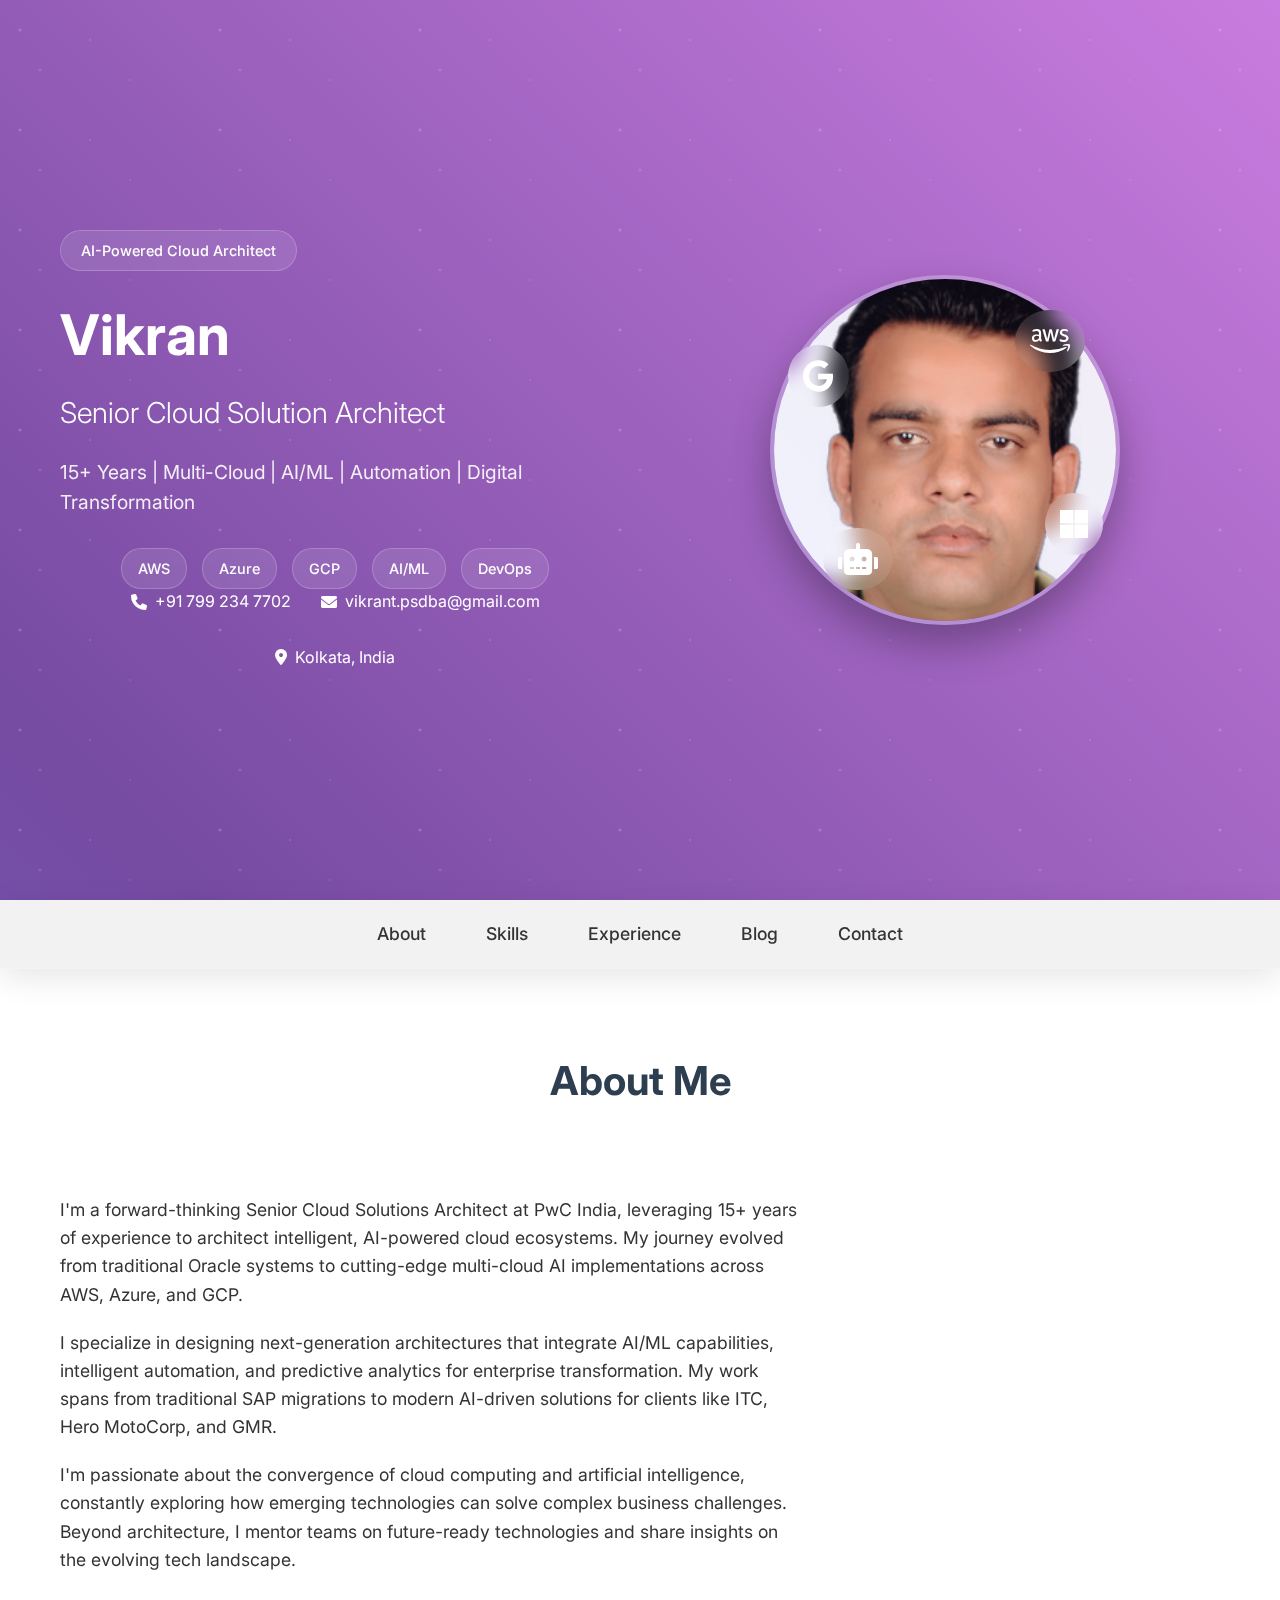
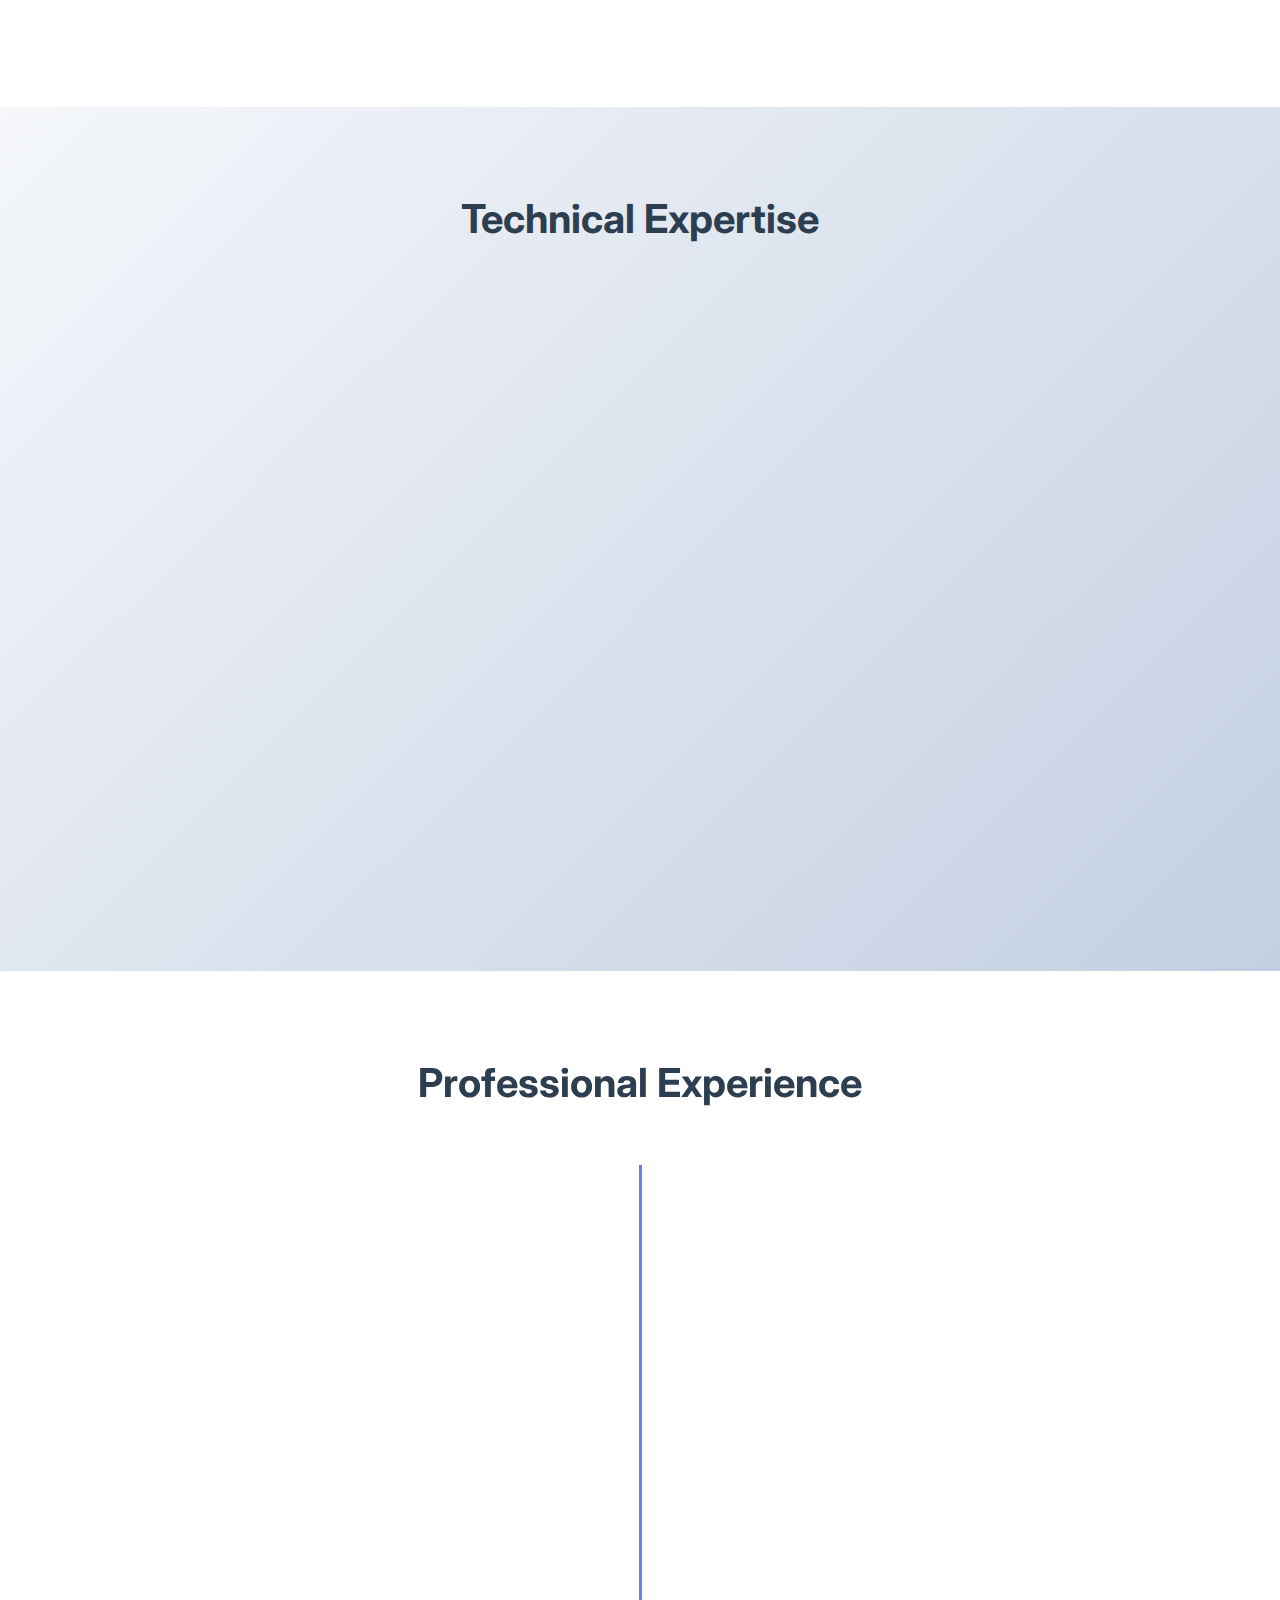
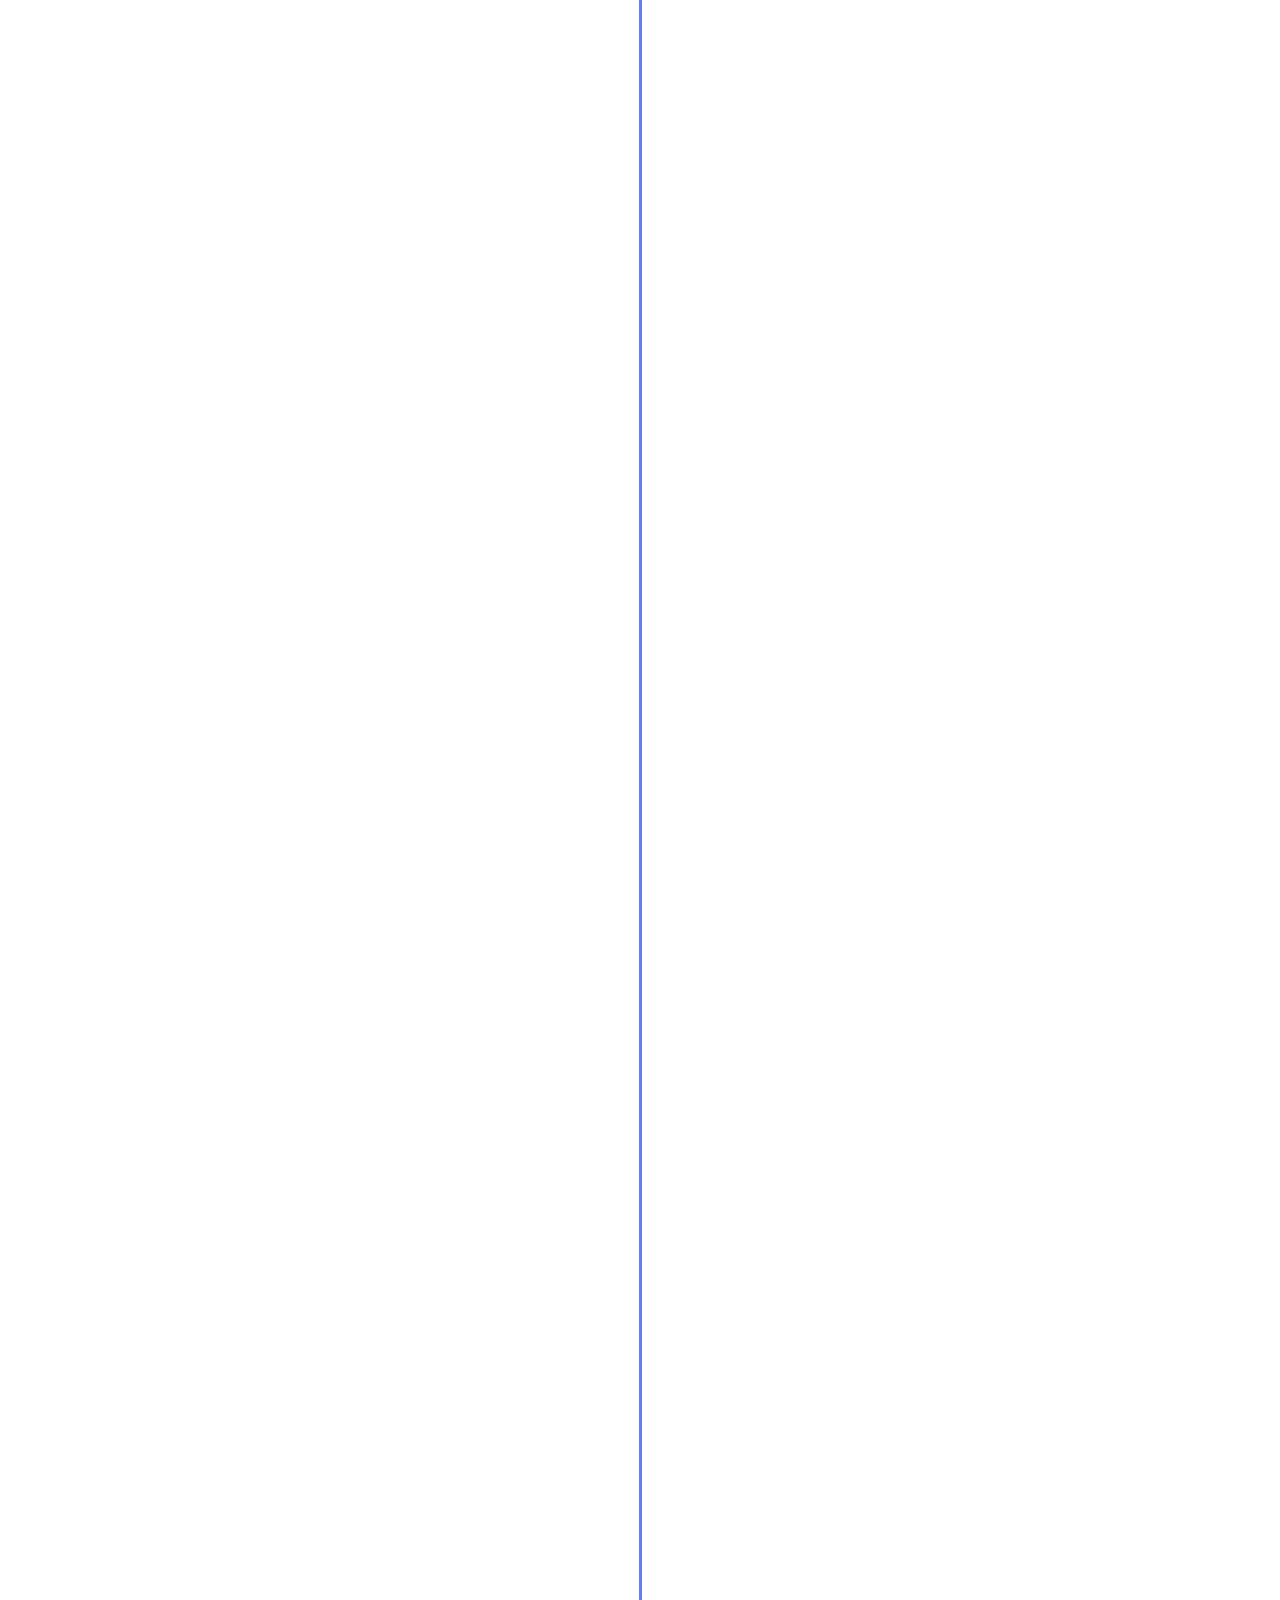
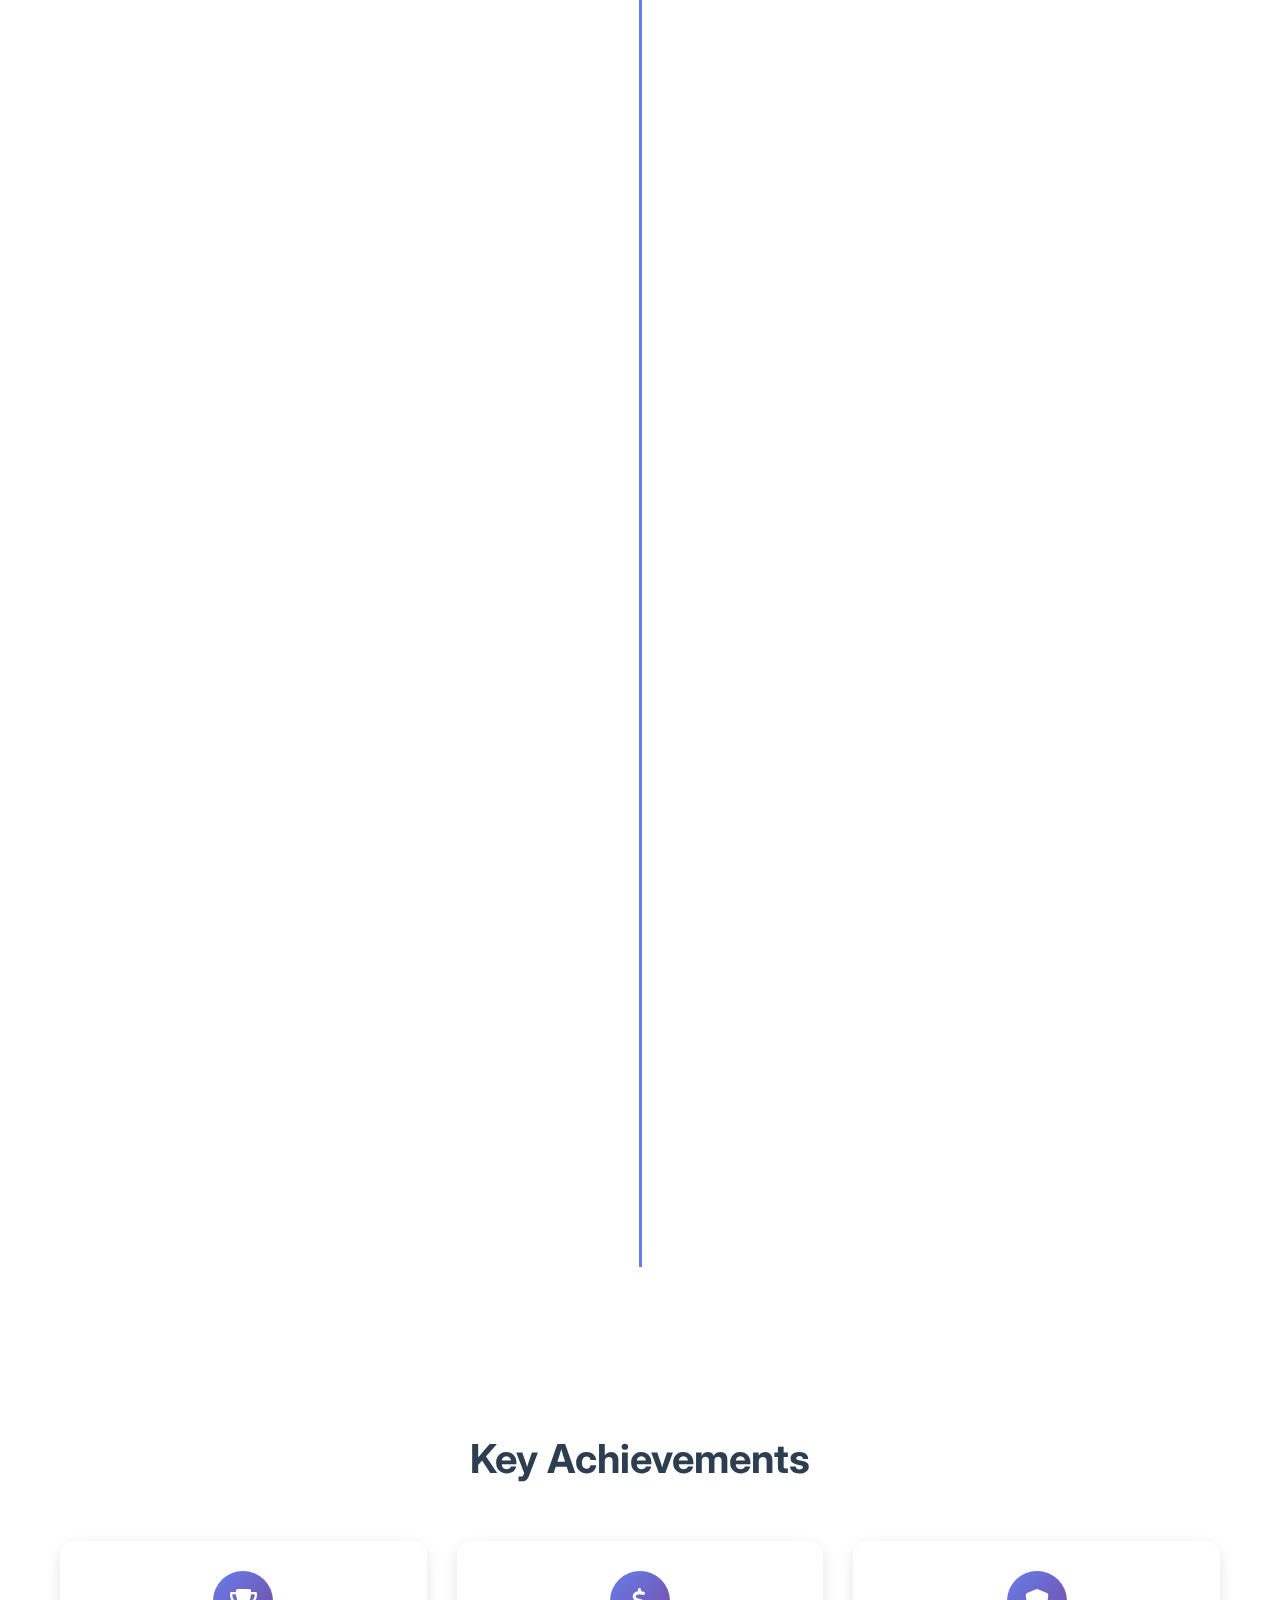
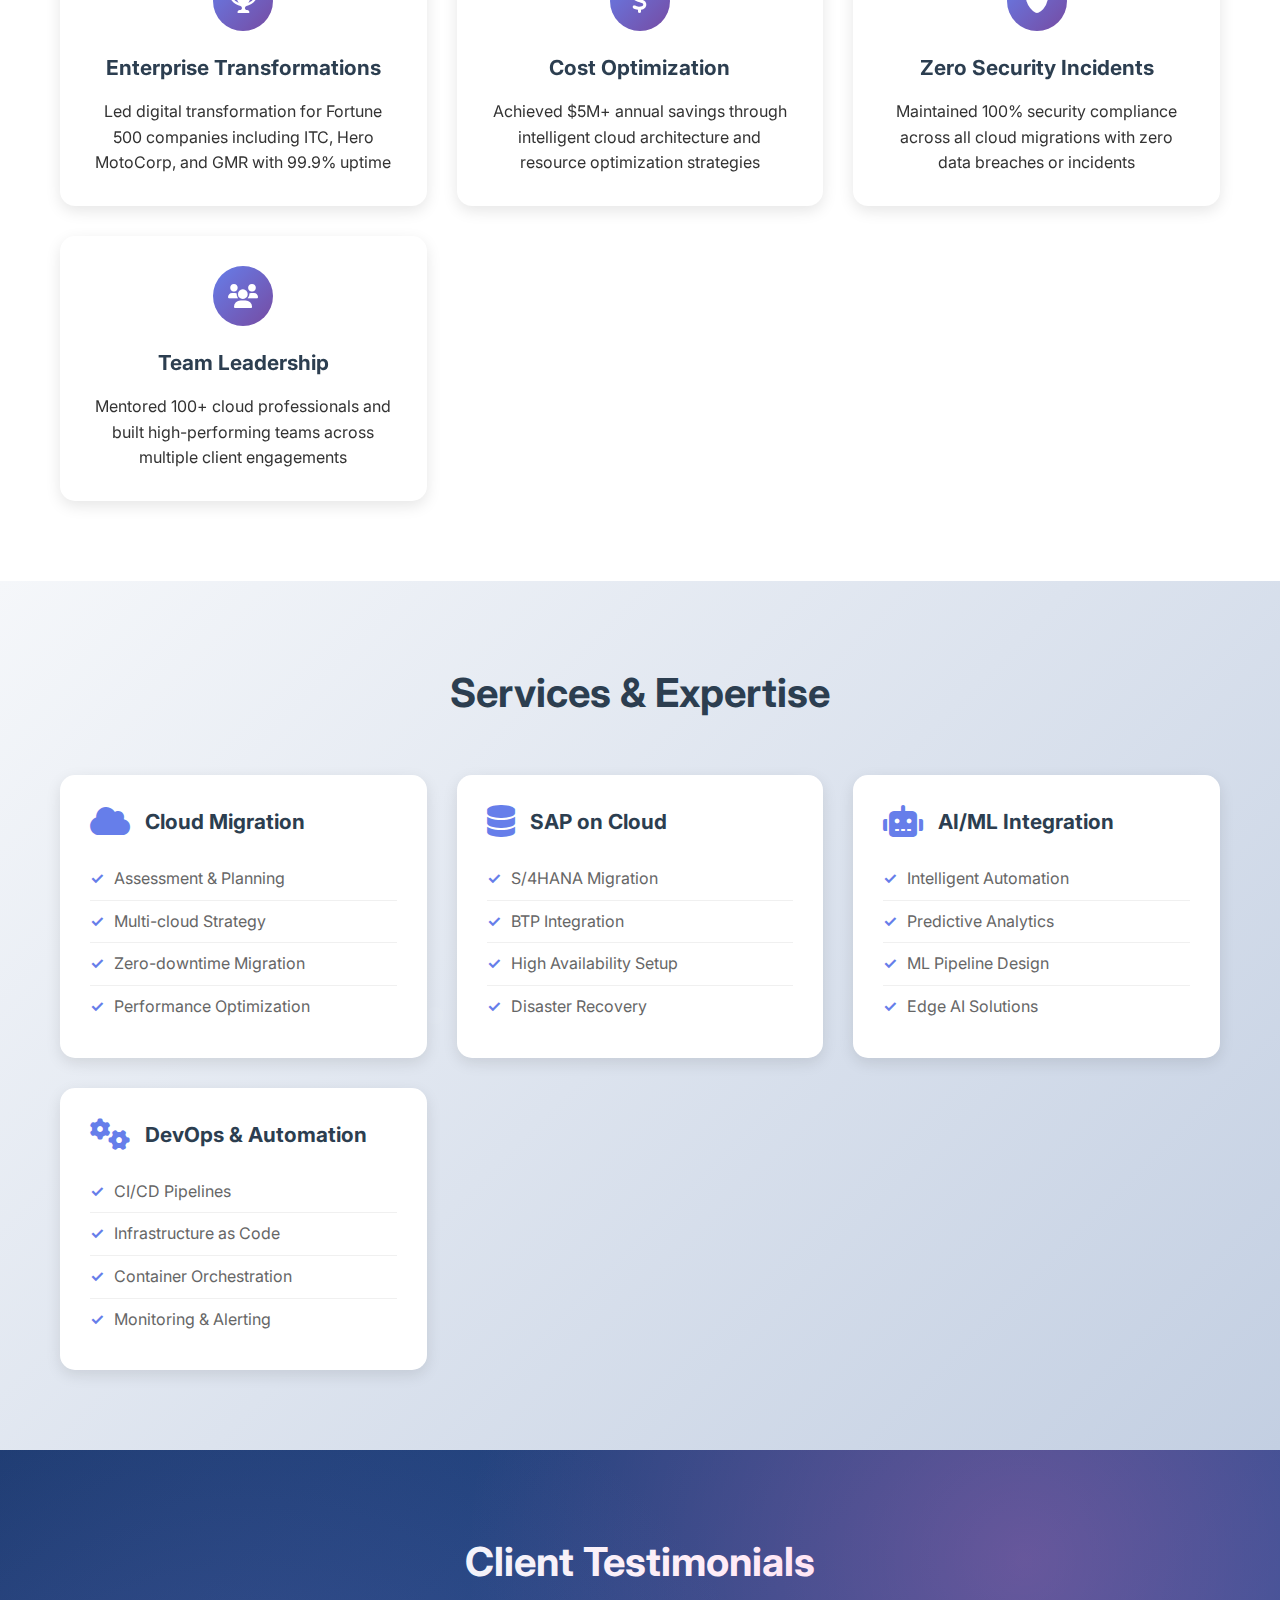
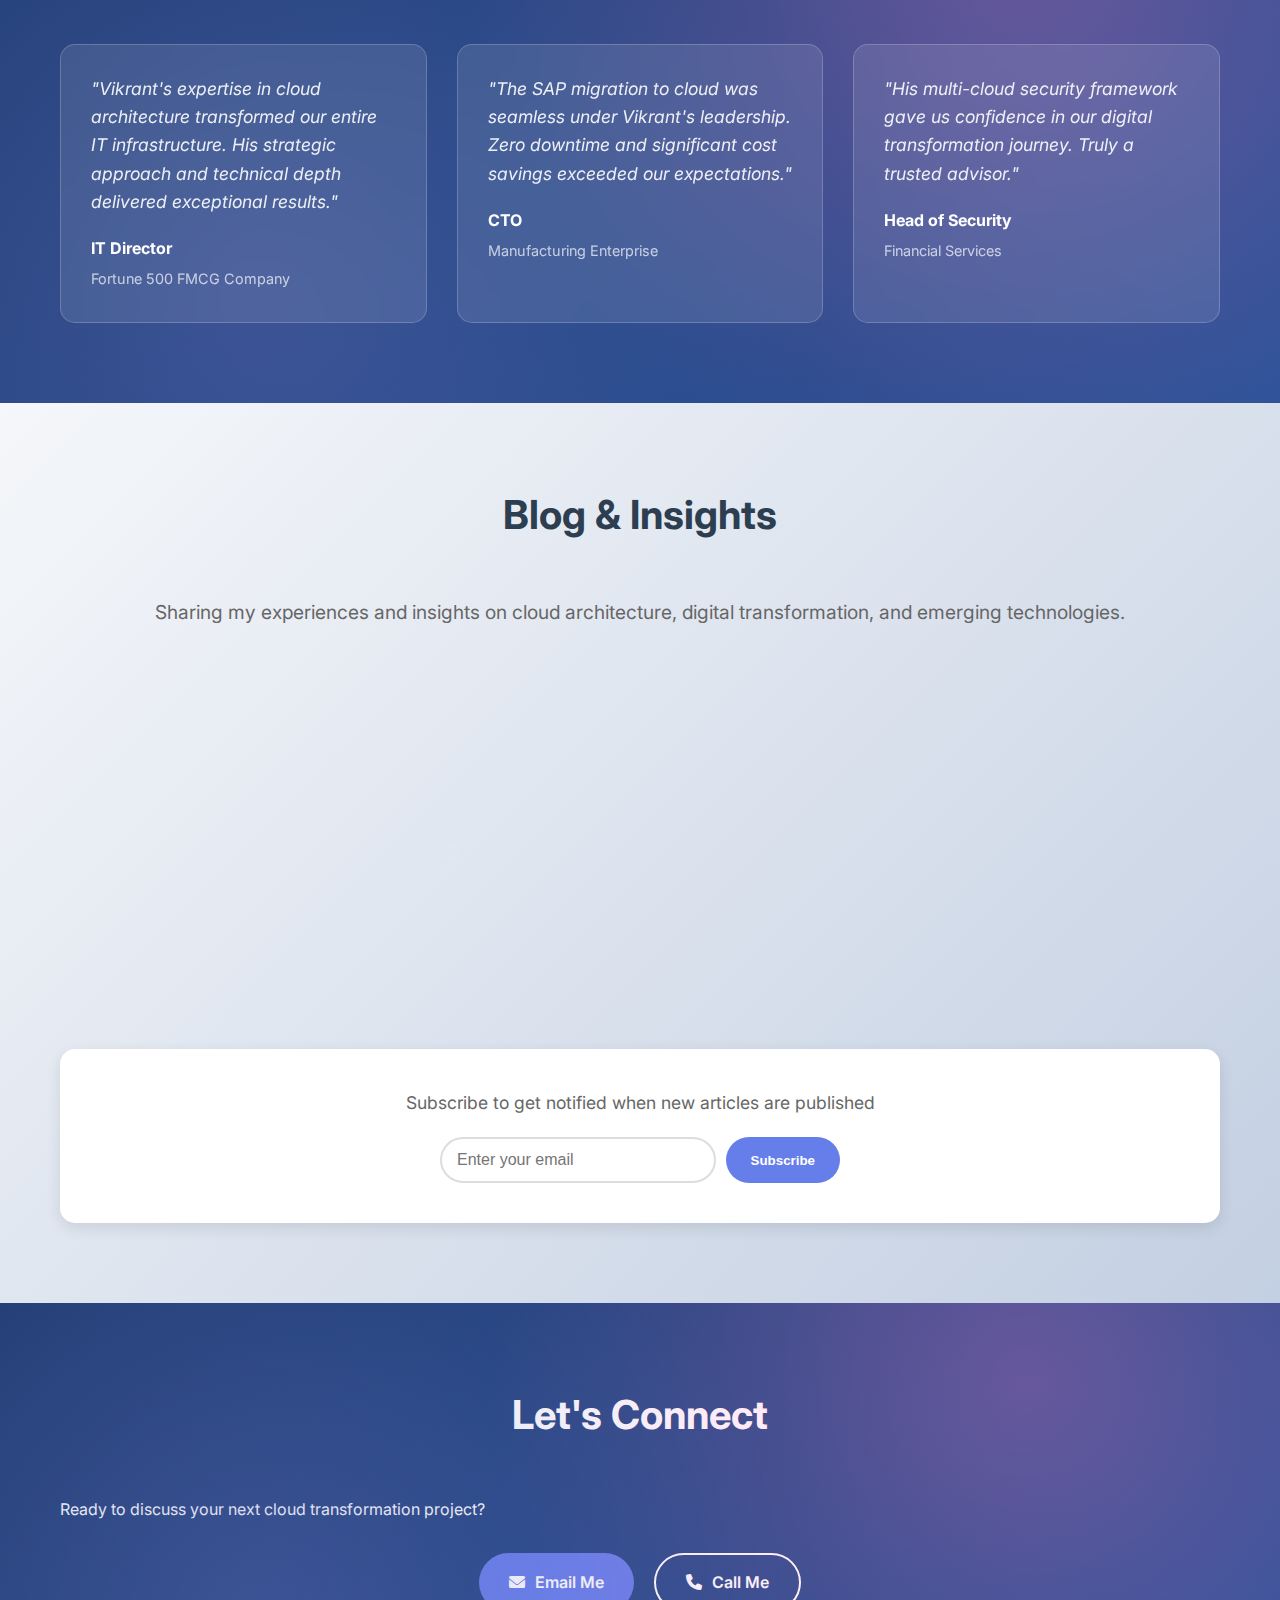
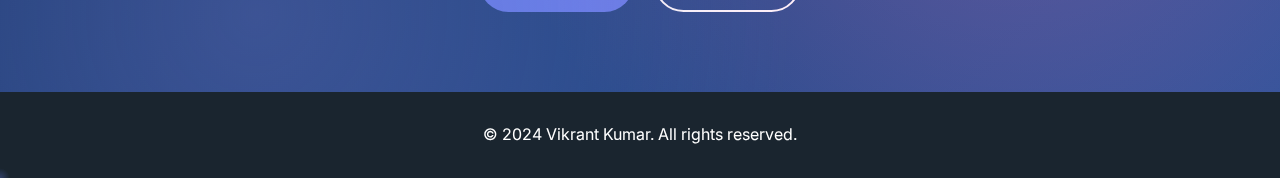
<file: index.html>
<!DOCTYPE html>
<html lang="en">
<head>
    <meta charset="UTF-8">
    <meta name="viewport" content="width=device-width, initial-scale=1.0">
    <title>Vikrant Kumar - Senior Cloud Solution Architect</title>
    <link rel="stylesheet" href="styles.css">
    <link href="https://cdnjs.cloudflare.com/ajax/libs/font-awesome/6.0.0/css/all.min.css" rel="stylesheet">
    <link href="https://fonts.googleapis.com/css2?family=Inter:wght@300;400;500;600;700&display=swap" rel="stylesheet">
</head>
<body>
    <header class="hero">
        <div class="container">
            <div class="hero-content">
                <div class="hero-left">
                    <div class="ai-badge">AI-Powered Cloud Architect</div>
                    <h1>Vikrant Kumar</h1>
                    <h2>Senior Cloud Solution Architect</h2>
                    <p class="tagline">15+ Years | Multi-Cloud | AI/ML | Automation | Digital Transformation</p>
                    <div class="tech-stack">
                        <span class="tech-item">AWS</span>
                        <span class="tech-item">Azure</span>
                        <span class="tech-item">GCP</span>
                        <span class="tech-item">AI/ML</span>
                        <span class="tech-item">DevOps</span>
                    </div>
                    <div class="contact-info">
                        <a href="tel:+917992347702"><i class="fas fa-phone"></i> +91 799 234 7702</a>
                        <a href="mailto:vikrant.psdba@gmail.com"><i class="fas fa-envelope"></i> vikrant.psdba@gmail.com</a>
                        <span><i class="fas fa-map-marker-alt"></i> Kolkata, India</span>
                    </div>
                </div>
                <div class="hero-right">
                    <div class="profile-image">
                        <img src="Vikrant_Pic.jpeg" alt="Vikrant Kumar" />
                        <div class="image-overlay">
                            <div class="floating-icons">
                                <i class="fab fa-aws"></i>
                                <i class="fab fa-microsoft"></i>
                                <i class="fab fa-google"></i>
                                <i class="fas fa-robot"></i>
                            </div>
                        </div>
                    </div>
                </div>
            </div>
        </div>
    </header>

    <nav class="navbar">
        <div class="container">
            <ul>
                <li><a href="#about">About</a></li>
                <li><a href="#skills">Skills</a></li>
                <li><a href="#experience">Experience</a></li>
                <li><a href="#blog">Blog</a></li>
                <li><a href="#contact">Contact</a></li>
            </ul>
        </div>
    </nav>

    <section id="about" class="section">
        <div class="container">
            <h2>About Me</h2>
            <div class="about-content">
                <div class="about-text">
                    <p>I'm a forward-thinking Senior Cloud Solutions Architect at PwC India, leveraging 15+ years of experience to architect intelligent, AI-powered cloud ecosystems. My journey evolved from traditional Oracle systems to cutting-edge multi-cloud AI implementations across AWS, Azure, and GCP.</p>
                    <p>I specialize in designing next-generation architectures that integrate AI/ML capabilities, intelligent automation, and predictive analytics for enterprise transformation. My work spans from traditional SAP migrations to modern AI-driven solutions for clients like ITC, Hero MotoCorp, and GMR.</p>
                    <p>I'm passionate about the convergence of cloud computing and artificial intelligence, constantly exploring how emerging technologies can solve complex business challenges. Beyond architecture, I mentor teams on future-ready technologies and share insights on the evolving tech landscape.</p>
                </div>
                <div class="about-stats">
                    <div class="stat">
                        <h3>15+</h3>
                        <p>Years Experience</p>
                    </div>
                    <div class="stat">
                        <h3>50+</h3>
                        <p>Projects Delivered</p>
                    </div>
                    <div class="stat">
                        <h3>3</h3>
                        <p>Cloud Platforms</p>
                    </div>
                </div>
            </div>
        </div>
    </section>

    <section id="skills" class="section bg-light">
        <div class="container">
            <h2>Technical Expertise</h2>
            <div class="skills-grid">
                <div class="skill-category">
                    <h3><i class="fas fa-cloud"></i> Multi-Cloud Architecture</h3>
                    <p>Expert in AWS, Azure, and Google Cloud Platform solutions</p>
                </div>
                <div class="skill-category">
                    <h3><i class="fas fa-server"></i> Cloud Migration</h3>
                    <p>Complex application workloads, HA/DR setup and automation</p>
                </div>
                <div class="skill-category">
                    <h3><i class="fas fa-network-wired"></i> Infrastructure & Networking</h3>
                    <p>Hybrid cloud networks, VPCs, Direct Connect, ExpressRoute</p>
                </div>
                <div class="skill-category">
                    <h3><i class="fas fa-cogs"></i> DevOps & Automation</h3>
                    <p>Terraform, Ansible, Azure DevOps, GCP Cloud Build</p>
                </div>
                <div class="skill-category">
                    <h3><i class="fas fa-shield-alt"></i> Security & Compliance</h3>
                    <p>IAM, OS hardening, GDPR, HIPAA, ISO standards</p>
                </div>
                <div class="skill-category">
                    <h3><i class="fas fa-database"></i> SAP Cloud Architecture</h3>
                    <p>S/4HANA, CPI, BTP migrations on AWS and GCP</p>
                </div>
                <div class="skill-category">
                    <h3><i class="fas fa-robot"></i> AI/ML Integration</h3>
                    <p>AI-powered cloud solutions, ML pipelines, intelligent automation</p>
                </div>
                <div class="skill-category">
                    <h3><i class="fas fa-brain"></i> Future Technologies</h3>
                    <p>Edge computing, IoT, serverless, containerization</p>
                </div>
            </div>
        </div>
    </section>

    <section id="experience" class="section">
        <div class="container">
            <h2>Professional Experience</h2>
            <div class="timeline">
                <div class="timeline-item">
                    <div class="timeline-date">Mar 2025 - Present</div>
                    <div class="timeline-content">
                        <h3>Senior Cloud Solution Architect</h3>
                        <h4>PwC India - Client: ITC FMCG</h4>
                        <p>Leading cloud architecture for ITC FMCG's enterprise GCP deployment. Designed secure GCP Landing Zone for SAP BW workloads with shared services including SD-WAN, Checkpoint Firewall, and centralized audit logging.</p>
                    </div>
                </div>
                <div class="timeline-item">
                    <div class="timeline-date">Jun 2024 - Apr 2025</div>
                    <div class="timeline-content">
                        <h3>Cloud Solutions Architect & Project Manager</h3>
                        <h4>PwC India - Client: Hero MotoCorp</h4>
                        <p>Led end-to-end migration of SAP and non-SAP workloads from IBM Kyndryl to Azure Cloud. Architected cross-platform migration and implemented DR automation using Azure Site Recovery and HANA System Replication.</p>
                    </div>
                </div>
                <div class="timeline-item">
                    <div class="timeline-date">Apr 2022 - Present</div>
                    <div class="timeline-content">
                        <h3>Cloud Solutions Architect</h3>
                        <h4>PwC India - Client: GMR</h4>
                        <p>Led SAP landscape migration to AWS Cloud with secure, scalable architecture. Implemented AWS Transit Gateway, Oracle Data Guard, and Landing Zone architecture for improved governance and multi-account structure.</p>
                    </div>
                </div>
                <div class="timeline-item">
                    <div class="timeline-date">Jan 2020 - Mar 2022</div>
                    <div class="timeline-content">
                        <h3>Multi Cloud Architect</h3>
                        <h4>TCS - Client: TCS Retail COE</h4>
                        <p>Led architecture design and PoC deployments across AWS, Azure, and GCP. Developed cloud reference architectures and mentored cloud teams for multi-cloud solution delivery.</p>
                    </div>
                </div>
                <div class="timeline-item">
                    <div class="timeline-date">Apr 2018 - Dec 2019</div>
                    <div class="timeline-content">
                        <h3>Cloud Integration Architect</h3>
                        <h4>TCS - Client: British Telecom</h4>
                        <p>Led cloud integration strategy transitioning from on-premises Oracle SOA middleware to SAP Cloud Platform Integration (CPI). Implemented secure SSO and ensured seamless cloud-on-premises communication.</p>
                    </div>
                </div>
                <div class="timeline-item">
                    <div class="timeline-date">Nov 2016 - Mar 2018</div>
                    <div class="timeline-content">
                        <h3>Infrastructure & Cloud Architect</h3>
                        <h4>TCS - Client: CBA Indonesia</h4>
                        <p>Led PeopleSoft ERP infrastructure architecture and deployment from Sydney to Jakarta. Transitioned legacy infrastructure to cloud-ready architecture enabling future cloud migration.</p>
                    </div>
                </div>
                <div class="timeline-item">
                    <div class="timeline-date">Sep 2015 - Oct 2016</div>
                    <div class="timeline-content">
                        <h3>Multi Cloud Architect</h3>
                        <h4>TCS - Client: TCS Retail COE</h4>
                        <p>Designed and managed AWS, Azure, and GCP cloud tenants. Developed IaC templates using Terraform and CloudFormation for repeatable deployments and client proposals.</p>
                    </div>
                </div>
                <div class="timeline-item">
                    <div class="timeline-date">Oct 2013 - Aug 2015</div>
                    <div class="timeline-content">
                        <h3>Cloud & PeopleSoft Infrastructure Architect</h3>
                        <h4>TCS - Client: M&S UK</h4>
                        <p>Designed highly available PeopleSoft infrastructure with cloud migration readiness. Implemented Kerberos-based SSO across HCM, CRM, and Portal applications with Microsoft Active Directory integration.</p>
                    </div>
                </div>
                <div class="timeline-item">
                    <div class="timeline-date">Jun 2010 - Sep 2013</div>
                    <div class="timeline-content">
                        <h3>Cloud & PeopleSoft Infrastructure Engineer</h3>
                        <h4>TCS - Client: TCS Oracle COE</h4>
                        <p>Provided architectural support for Oracle enterprise products and led initial cloud enablement initiatives. Created reference templates for Oracle migration to AWS with HA, DR, and security best practices.</p>
                    </div>
                </div>
            </div>
        </div>
    </section>

    <section id="achievements" class="section">
        <div class="container">
            <h2>Key Achievements</h2>
            <div class="achievements-grid">
                <div class="achievement-card">
                    <div class="achievement-icon">
                        <i class="fas fa-trophy"></i>
                    </div>
                    <h3>Enterprise Transformations</h3>
                    <p>Led digital transformation for Fortune 500 companies including ITC, Hero MotoCorp, and GMR with 99.9% uptime</p>
                </div>
                <div class="achievement-card">
                    <div class="achievement-icon">
                        <i class="fas fa-dollar-sign"></i>
                    </div>
                    <h3>Cost Optimization</h3>
                    <p>Achieved $5M+ annual savings through intelligent cloud architecture and resource optimization strategies</p>
                </div>
                <div class="achievement-card">
                    <div class="achievement-icon">
                        <i class="fas fa-shield-alt"></i>
                    </div>
                    <h3>Zero Security Incidents</h3>
                    <p>Maintained 100% security compliance across all cloud migrations with zero data breaches or incidents</p>
                </div>
                <div class="achievement-card">
                    <div class="achievement-icon">
                        <i class="fas fa-users"></i>
                    </div>
                    <h3>Team Leadership</h3>
                    <p>Mentored 100+ cloud professionals and built high-performing teams across multiple client engagements</p>
                </div>
            </div>
        </div>
    </section>

    <section id="services" class="section bg-light">
        <div class="container">
            <h2>Services & Expertise</h2>
            <div class="services-grid">
                <div class="service-card">
                    <div class="service-header">
                        <i class="fas fa-cloud"></i>
                        <h3>Cloud Migration</h3>
                    </div>
                    <ul>
                        <li>Assessment & Planning</li>
                        <li>Multi-cloud Strategy</li>
                        <li>Zero-downtime Migration</li>
                        <li>Performance Optimization</li>
                    </ul>
                </div>
                <div class="service-card">
                    <div class="service-header">
                        <i class="fas fa-database"></i>
                        <h3>SAP on Cloud</h3>
                    </div>
                    <ul>
                        <li>S/4HANA Migration</li>
                        <li>BTP Integration</li>
                        <li>High Availability Setup</li>
                        <li>Disaster Recovery</li>
                    </ul>
                </div>
                <div class="service-card">
                    <div class="service-header">
                        <i class="fas fa-robot"></i>
                        <h3>AI/ML Integration</h3>
                    </div>
                    <ul>
                        <li>Intelligent Automation</li>
                        <li>Predictive Analytics</li>
                        <li>ML Pipeline Design</li>
                        <li>Edge AI Solutions</li>
                    </ul>
                </div>
                <div class="service-card">
                    <div class="service-header">
                        <i class="fas fa-cogs"></i>
                        <h3>DevOps & Automation</h3>
                    </div>
                    <ul>
                        <li>CI/CD Pipelines</li>
                        <li>Infrastructure as Code</li>
                        <li>Container Orchestration</li>
                        <li>Monitoring & Alerting</li>
                    </ul>
                </div>
            </div>
        </div>
    </section>

    <section id="testimonials" class="section bg-dark">
        <div class="container">
            <h2>Client Testimonials</h2>
            <div class="testimonials-grid">
                <div class="testimonial-card">
                    <div class="testimonial-content">
                        <p>"Vikrant's expertise in cloud architecture transformed our entire IT infrastructure. His strategic approach and technical depth delivered exceptional results."</p>
                    </div>
                    <div class="testimonial-author">
                        <h4>IT Director</h4>
                        <span>Fortune 500 FMCG Company</span>
                    </div>
                </div>
                <div class="testimonial-card">
                    <div class="testimonial-content">
                        <p>"The SAP migration to cloud was seamless under Vikrant's leadership. Zero downtime and significant cost savings exceeded our expectations."</p>
                    </div>
                    <div class="testimonial-author">
                        <h4>CTO</h4>
                        <span>Manufacturing Enterprise</span>
                    </div>
                </div>
                <div class="testimonial-card">
                    <div class="testimonial-content">
                        <p>"His multi-cloud security framework gave us confidence in our digital transformation journey. Truly a trusted advisor."</p>
                    </div>
                    <div class="testimonial-author">
                        <h4>Head of Security</h4>
                        <span>Financial Services</span>
                    </div>
                </div>
            </div>
        </div>
    </section>

    <section id="blog" class="section bg-light">
        <div class="container">
            <h2>Blog & Insights</h2>
            <p class="blog-intro">Sharing my experiences and insights on cloud architecture, digital transformation, and emerging technologies.</p>
            <div class="blog-grid">
                <div class="blog-card coming-soon">
                    <div class="blog-icon">
                        <i class="fas fa-rocket"></i>
                    </div>
                    <h3>AI-Powered Cloud Migration</h3>
                    <p>Leveraging AI and automation for intelligent cloud transformations</p>
                    <span class="coming-soon-badge">Coming Soon</span>
                </div>
                <div class="blog-card">
                    <div class="blog-icon">
                        <i class="fas fa-shield-alt"></i>
                    </div>
                    <h3><a href="blog.html">Multi-Cloud Security</a></h3>
                    <p>Implementing robust security frameworks across AWS, Azure, and GCP</p>
                    <a href="blog.html" class="blog-link">Read Articles</a>
                </div>
                <div class="blog-card">
                    <div class="blog-icon">
                        <i class="fas fa-brain"></i>
                    </div>
                    <h3><a href="blog.html">Future of Enterprise Architecture</a></h3>
                    <p>AI, edge computing, and next-gen technologies reshaping business</p>
                    <a href="blog.html" class="blog-link">Read Articles</a>
                </div>
            </div>
            <div class="blog-cta">
                <p>Subscribe to get notified when new articles are published</p>
                <form class="newsletter-form">
                    <input type="email" placeholder="Enter your email" required>
                    <button type="submit">Subscribe</button>
                </form>
            </div>
        </div>
    </section>

    <section id="contact" class="section bg-dark">
        <div class="container">
            <h2>Let's Connect</h2>
            <p>Ready to discuss your next cloud transformation project?</p>
            <div class="contact-buttons">
                <a href="mailto:vikrant.psdba@gmail.com" class="btn btn-primary">
                    <i class="fas fa-envelope"></i> Email Me
                </a>
                <a href="tel:+917992347702" class="btn btn-secondary">
                    <i class="fas fa-phone"></i> Call Me
                </a>
            </div>
        </div>
    </section>

    <footer>
        <div class="container">
            <p>&copy; 2024 Vikrant Kumar. All rights reserved.</p>
        </div>
    </footer>

    <script src="script.js"></script>
</body>
</html>
</file>
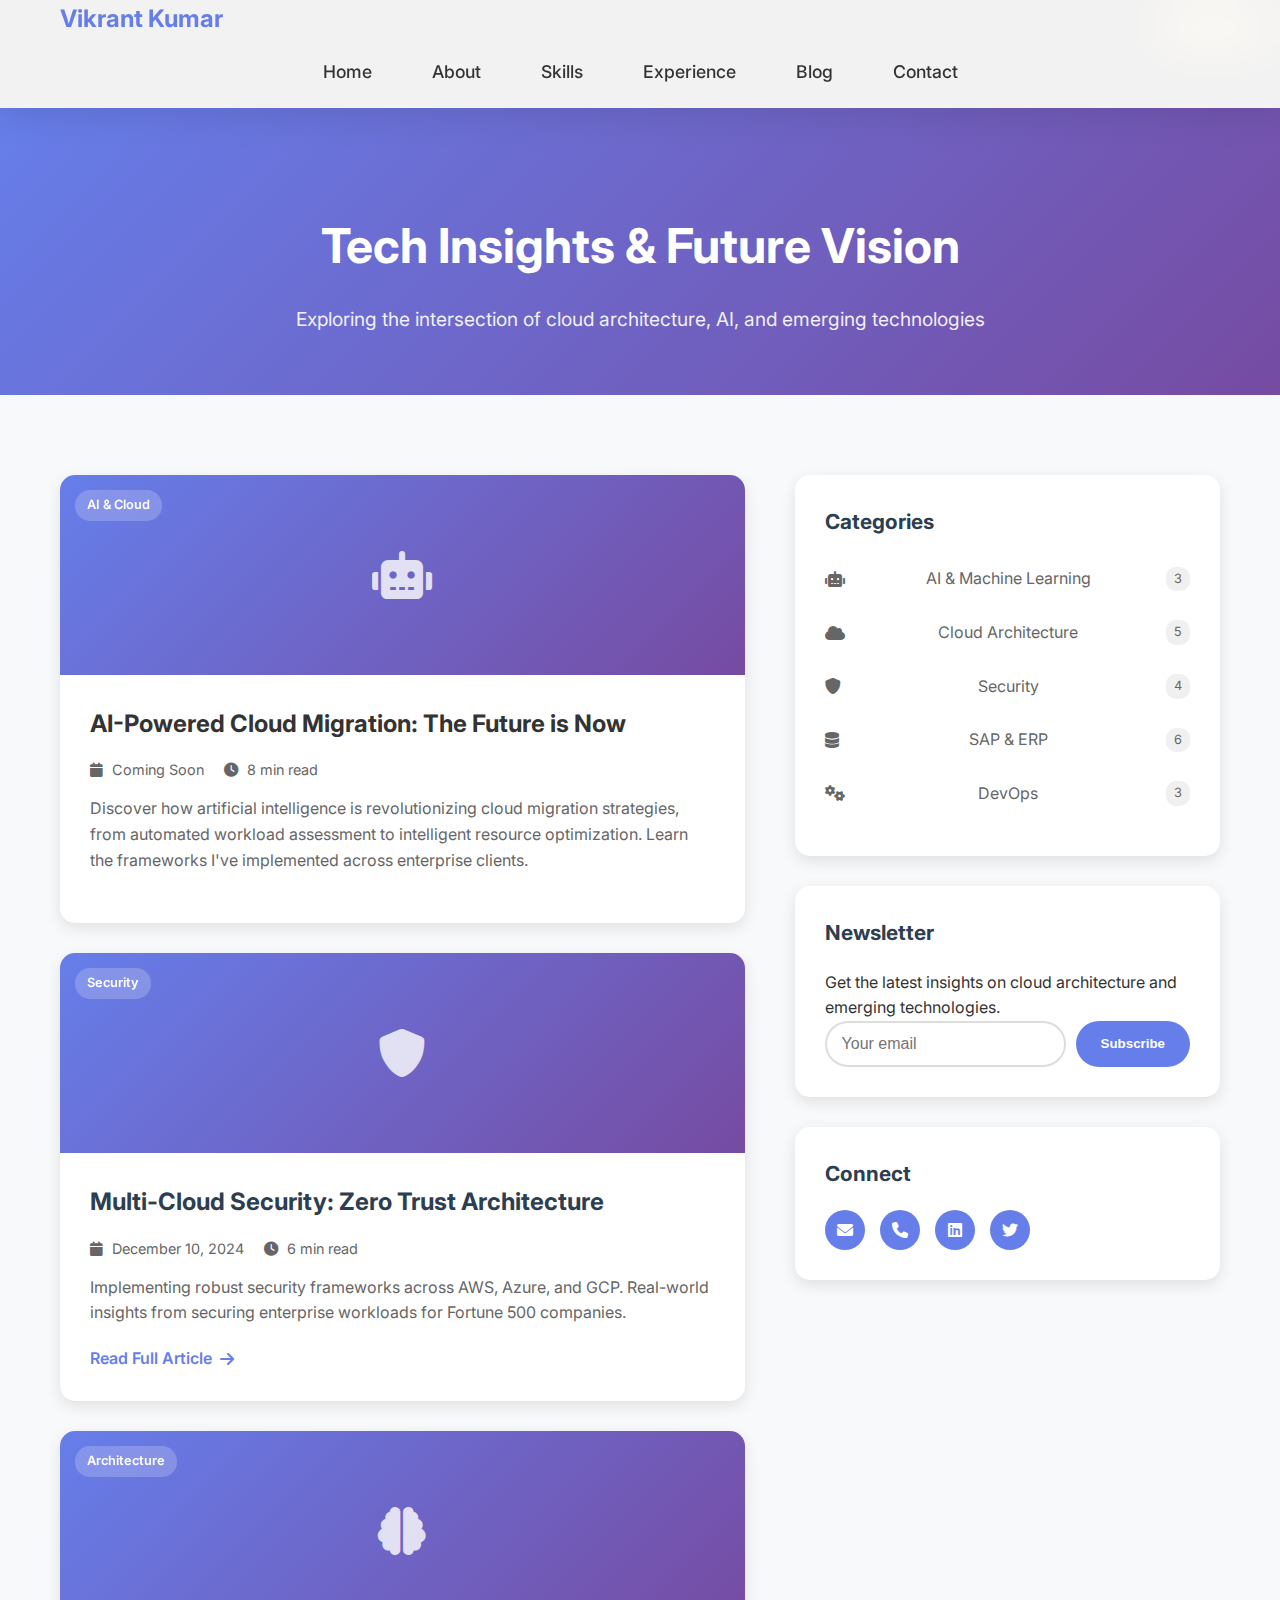
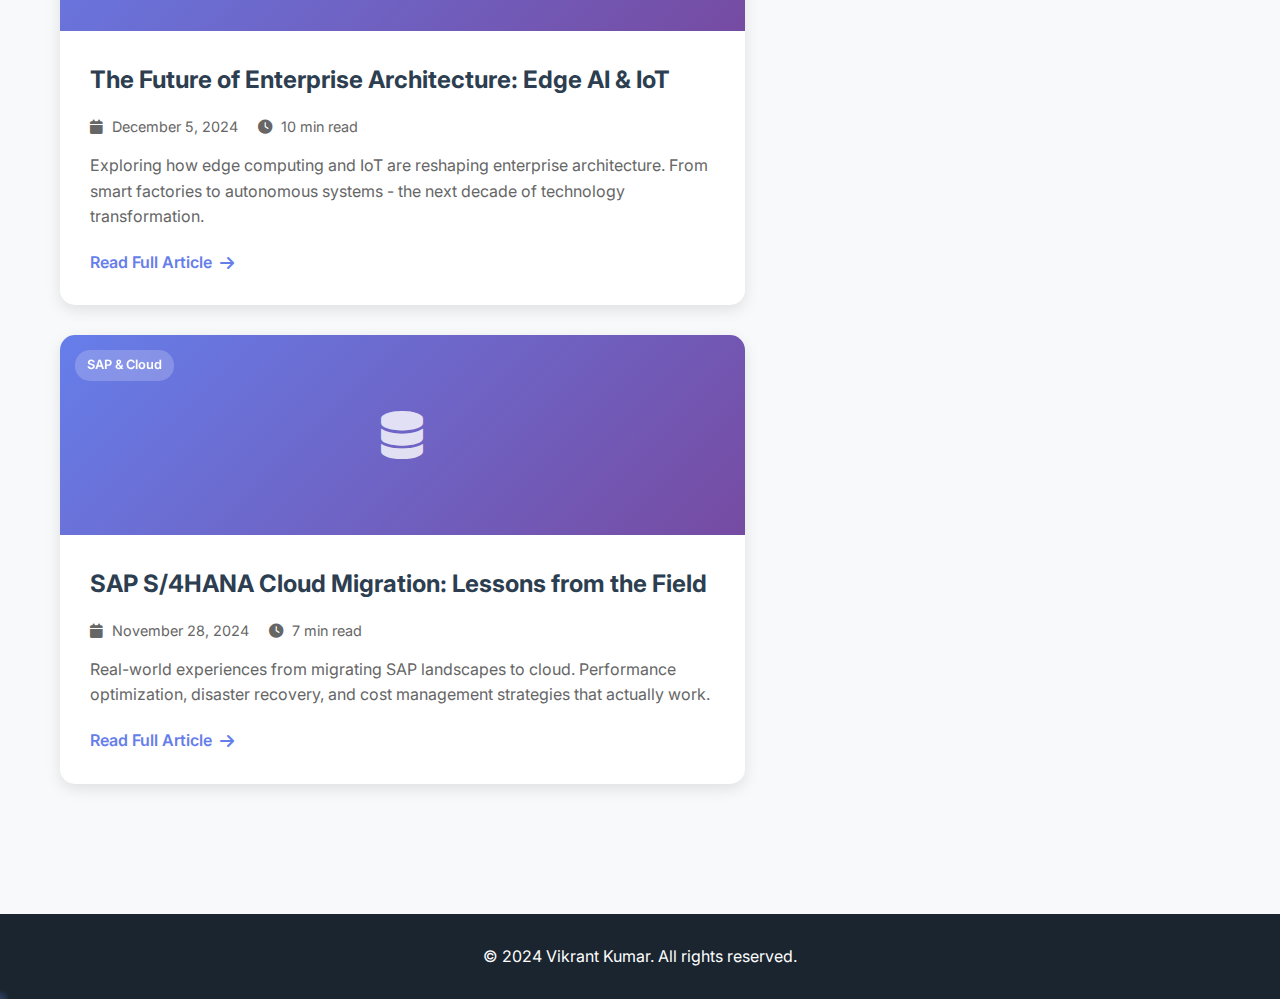
<file: blog.html>
<!DOCTYPE html>
<html lang="en">
<head>
    <meta charset="UTF-8">
    <meta name="viewport" content="width=device-width, initial-scale=1.0">
    <title>Blog - Vikrant Kumar</title>
    <link rel="stylesheet" href="styles.css">
    <link rel="stylesheet" href="blog.css">
    <link href="https://cdnjs.cloudflare.com/ajax/libs/font-awesome/6.0.0/css/all.min.css" rel="stylesheet">
    <link href="https://fonts.googleapis.com/css2?family=Inter:wght@300;400;500;600;700&display=swap" rel="stylesheet">
</head>
<body>
    <nav class="navbar">
        <div class="container">
            <div class="nav-brand">
                <a href="index.html">Vikrant Kumar</a>
            </div>
            <ul>
                <li><a href="index.html">Home</a></li>
                <li><a href="index.html#about">About</a></li>
                <li><a href="index.html#skills">Skills</a></li>
                <li><a href="index.html#experience">Experience</a></li>
                <li><a href="blog.html" class="active">Blog</a></li>
                <li><a href="index.html#contact">Contact</a></li>
            </ul>
        </div>
    </nav>

    <header class="blog-hero">
        <div class="container">
            <h1>Tech Insights & Future Vision</h1>
            <p>Exploring the intersection of cloud architecture, AI, and emerging technologies</p>
        </div>
    </header>

    <main class="blog-main">
        <div class="container">
            <div class="blog-grid">
                <article class="blog-post coming-soon">
                    <div class="post-image">
                        <div class="post-category">AI & Cloud</div>
                        <i class="fas fa-robot post-icon"></i>
                    </div>
                    <div class="post-content">
                        <h2>AI-Powered Cloud Migration: The Future is Now</h2>
                        <div class="post-meta">
                            <span><i class="fas fa-calendar"></i> Coming Soon</span>
                            <span><i class="fas fa-clock"></i> 8 min read</span>
                        </div>
                        <p>Discover how artificial intelligence is revolutionizing cloud migration strategies, from automated workload assessment to intelligent resource optimization. Learn the frameworks I've implemented across enterprise clients.</p>
                        <span class="coming-soon-badge">Coming Soon</span>
                    </div>
                </article>

                <article class="blog-post">
                    <div class="post-image">
                        <div class="post-category">Security</div>
                        <i class="fas fa-shield-alt post-icon"></i>
                    </div>
                    <div class="post-content">
                        <h2><a href="post2.html">Multi-Cloud Security: Zero Trust Architecture</a></h2>
                        <div class="post-meta">
                            <span><i class="fas fa-calendar"></i> December 10, 2024</span>
                            <span><i class="fas fa-clock"></i> 6 min read</span>
                        </div>
                        <p>Implementing robust security frameworks across AWS, Azure, and GCP. Real-world insights from securing enterprise workloads for Fortune 500 companies.</p>
                        <a href="post2.html" class="read-more">Read Full Article <i class="fas fa-arrow-right"></i></a>
                    </div>
                </article>

                <article class="blog-post">
                    <div class="post-image">
                        <div class="post-category">Architecture</div>
                        <i class="fas fa-brain post-icon"></i>
                    </div>
                    <div class="post-content">
                        <h2><a href="post3.html">The Future of Enterprise Architecture: Edge AI & IoT</a></h2>
                        <div class="post-meta">
                            <span><i class="fas fa-calendar"></i> December 5, 2024</span>
                            <span><i class="fas fa-clock"></i> 10 min read</span>
                        </div>
                        <p>Exploring how edge computing and IoT are reshaping enterprise architecture. From smart factories to autonomous systems - the next decade of technology transformation.</p>
                        <a href="post3.html" class="read-more">Read Full Article <i class="fas fa-arrow-right"></i></a>
                    </div>
                </article>

                <article class="blog-post">
                    <div class="post-image">
                        <div class="post-category">SAP & Cloud</div>
                        <i class="fas fa-database post-icon"></i>
                    </div>
                    <div class="post-content">
                        <h2><a href="post4.html">SAP S/4HANA Cloud Migration: Lessons from the Field</a></h2>
                        <div class="post-meta">
                            <span><i class="fas fa-calendar"></i> November 28, 2024</span>
                            <span><i class="fas fa-clock"></i> 7 min read</span>
                        </div>
                        <p>Real-world experiences from migrating SAP landscapes to cloud. Performance optimization, disaster recovery, and cost management strategies that actually work.</p>
                        <a href="post4.html" class="read-more">Read Full Article <i class="fas fa-arrow-right"></i></a>
                    </div>
                </article>
            </div>

            <aside class="blog-sidebar">
                <div class="sidebar-widget">
                    <h3>Categories</h3>
                    <ul class="category-list">
                        <li><a href="#"><i class="fas fa-robot"></i> AI & Machine Learning <span>3</span></a></li>
                        <li><a href="#"><i class="fas fa-cloud"></i> Cloud Architecture <span>5</span></a></li>
                        <li><a href="#"><i class="fas fa-shield-alt"></i> Security <span>4</span></a></li>
                        <li><a href="#"><i class="fas fa-database"></i> SAP & ERP <span>6</span></a></li>
                        <li><a href="#"><i class="fas fa-cogs"></i> DevOps <span>3</span></a></li>
                    </ul>
                </div>

                <div class="sidebar-widget">
                    <h3>Newsletter</h3>
                    <p>Get the latest insights on cloud architecture and emerging technologies.</p>
                    <form class="newsletter-form">
                        <input type="email" placeholder="Your email" required>
                        <button type="submit">Subscribe</button>
                    </form>
                </div>

                <div class="sidebar-widget">
                    <h3>Connect</h3>
                    <div class="social-links">
                        <a href="mailto:vikrant.psdba@gmail.com"><i class="fas fa-envelope"></i></a>
                        <a href="tel:+917992347702"><i class="fas fa-phone"></i></a>
                        <a href="#"><i class="fab fa-linkedin"></i></a>
                        <a href="#"><i class="fab fa-twitter"></i></a>
                    </div>
                </div>
            </aside>
        </div>
    </main>

    <footer>
        <div class="container">
            <p>&copy; 2024 Vikrant Kumar. All rights reserved.</p>
        </div>
    </footer>

    <script src="script.js"></script>
</body>
</html>
</file>
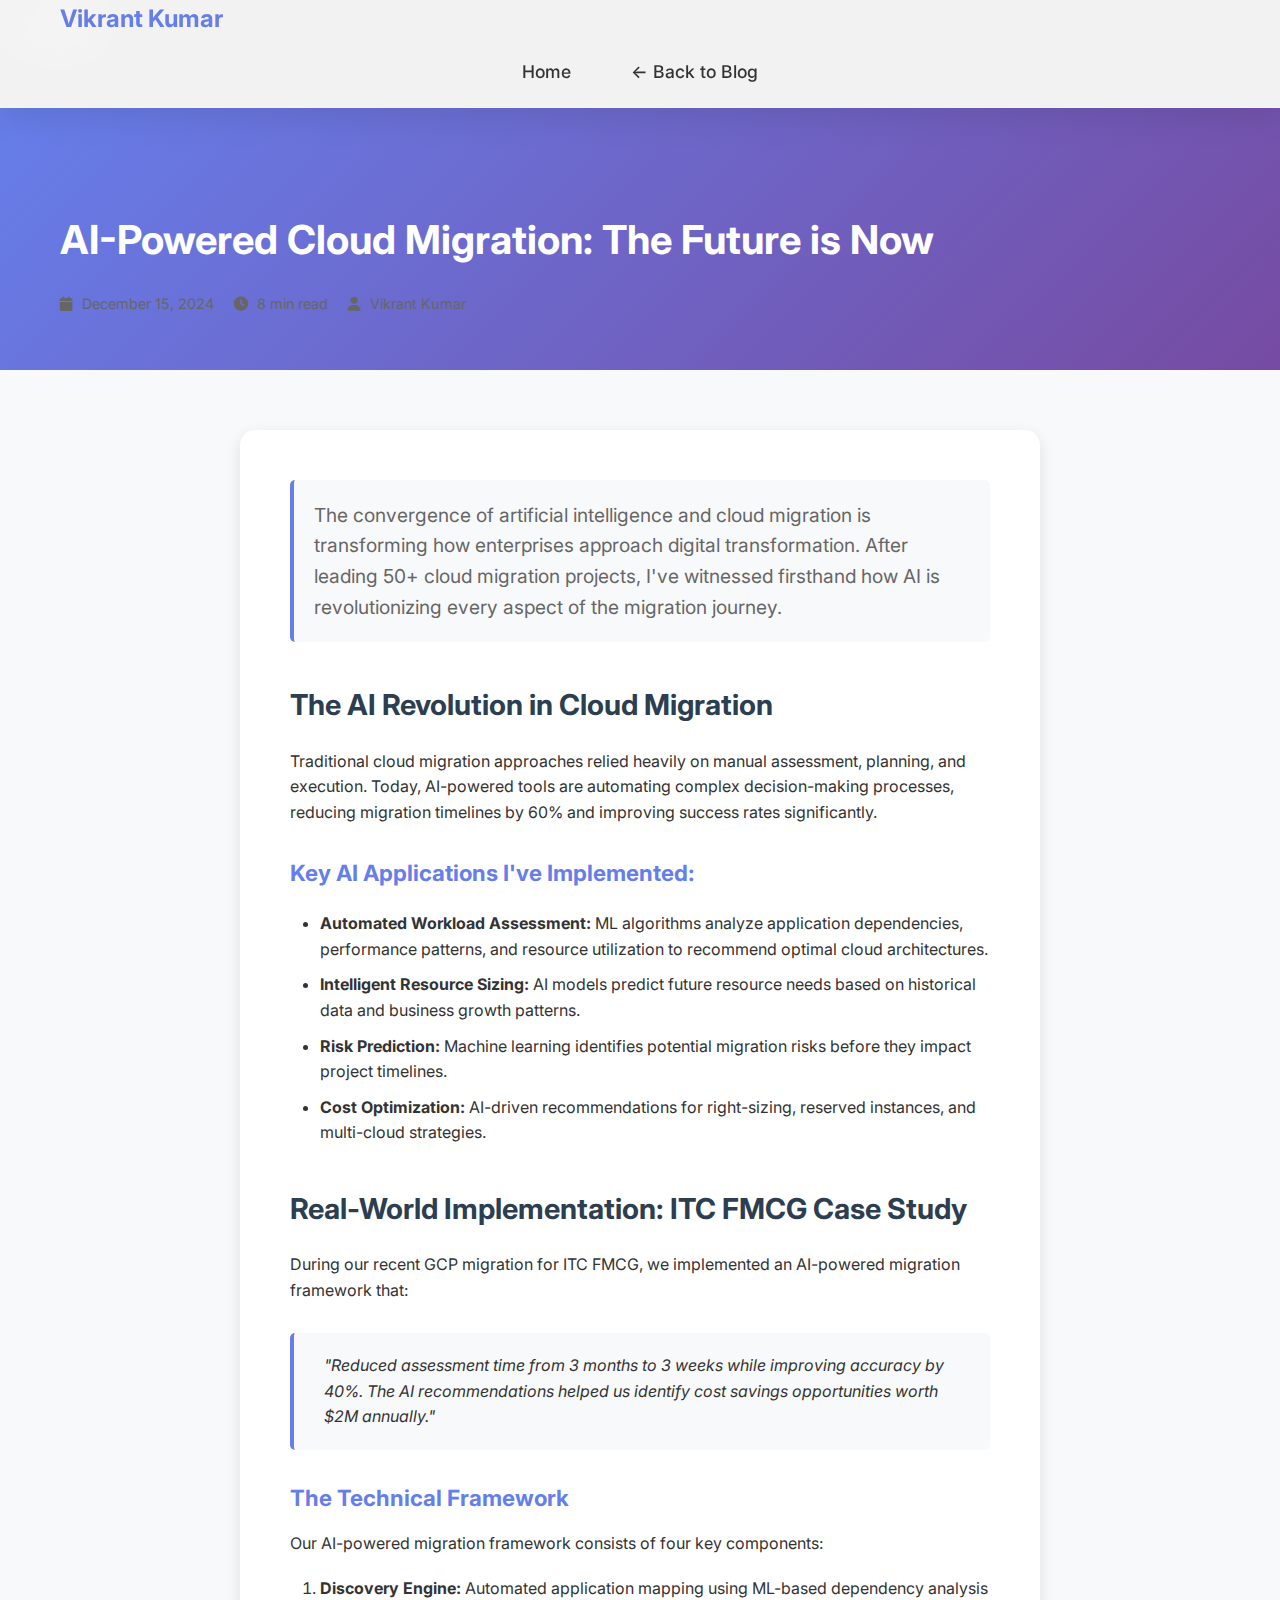
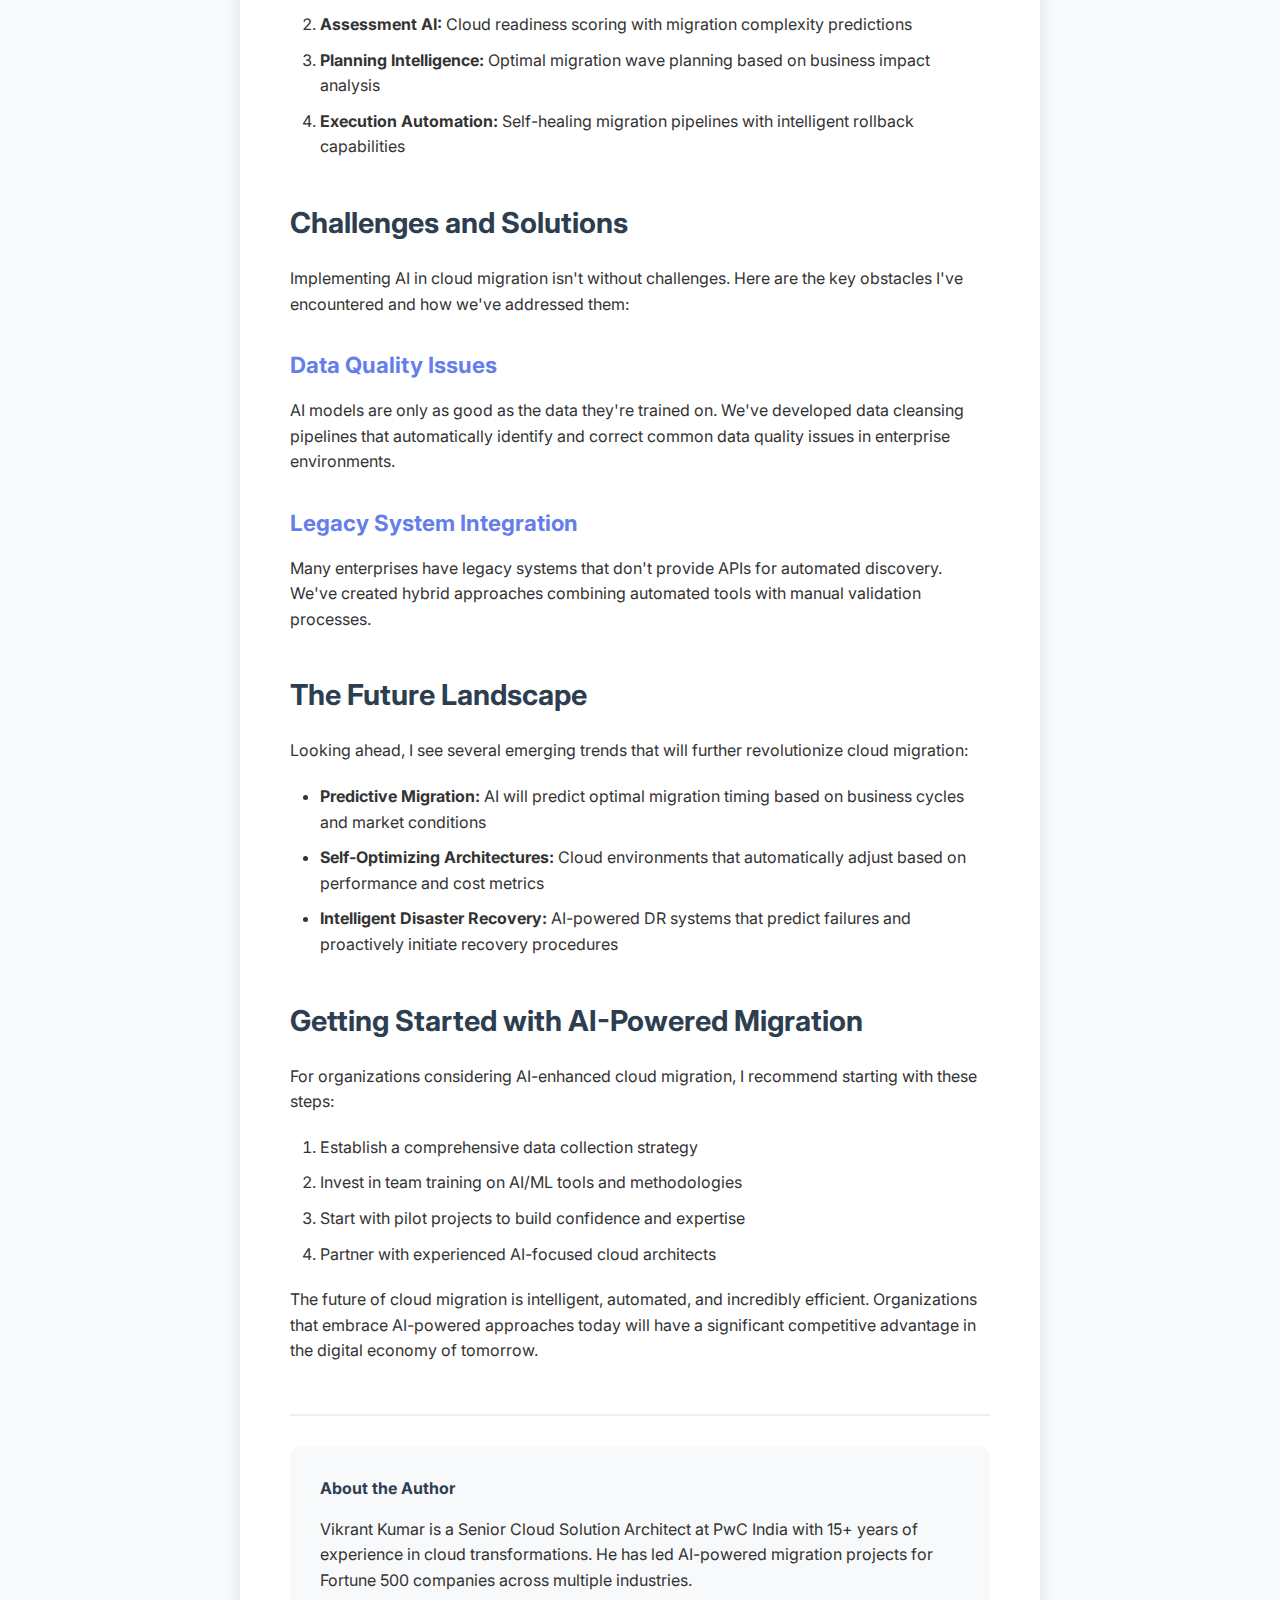
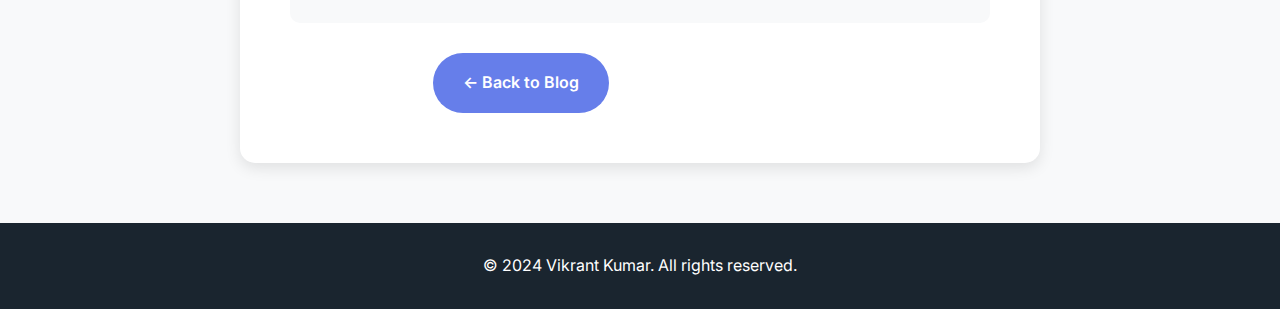
<file: post1.html>
<!DOCTYPE html>
<html lang="en">
<head>
    <meta charset="UTF-8">
    <meta name="viewport" content="width=device-width, initial-scale=1.0">
    <title>AI-Powered Cloud Migration - Vikrant Kumar</title>
    <link rel="stylesheet" href="styles.css">
    <link rel="stylesheet" href="blog.css">
    <link href="https://cdnjs.cloudflare.com/ajax/libs/font-awesome/6.0.0/css/all.min.css" rel="stylesheet">
    <link href="https://fonts.googleapis.com/css2?family=Inter:wght@300;400;500;600;700&display=swap" rel="stylesheet">
</head>
<body>
    <nav class="navbar">
        <div class="container">
            <div class="nav-brand">
                <a href="index.html">Vikrant Kumar</a>
            </div>
            <ul>
                <li><a href="index.html">Home</a></li>
                <li><a href="blog.html">← Back to Blog</a></li>
            </ul>
        </div>
    </nav>

    <article class="post-detail">
        <header class="post-header">
            <div class="container">
                <div class="post-category">AI & Cloud</div>
                <h1>AI-Powered Cloud Migration: The Future is Now</h1>
                <div class="post-meta">
                    <span><i class="fas fa-calendar"></i> December 15, 2024</span>
                    <span><i class="fas fa-clock"></i> 8 min read</span>
                    <span><i class="fas fa-user"></i> Vikrant Kumar</span>
                </div>
            </div>
        </header>

        <div class="post-content-wrapper">
            <div class="container">
                <div class="post-body">
                    <p class="lead">The convergence of artificial intelligence and cloud migration is transforming how enterprises approach digital transformation. After leading 50+ cloud migration projects, I've witnessed firsthand how AI is revolutionizing every aspect of the migration journey.</p>

                    <h2>The AI Revolution in Cloud Migration</h2>
                    <p>Traditional cloud migration approaches relied heavily on manual assessment, planning, and execution. Today, AI-powered tools are automating complex decision-making processes, reducing migration timelines by 60% and improving success rates significantly.</p>

                    <h3>Key AI Applications I've Implemented:</h3>
                    <ul>
                        <li><strong>Automated Workload Assessment:</strong> ML algorithms analyze application dependencies, performance patterns, and resource utilization to recommend optimal cloud architectures.</li>
                        <li><strong>Intelligent Resource Sizing:</strong> AI models predict future resource needs based on historical data and business growth patterns.</li>
                        <li><strong>Risk Prediction:</strong> Machine learning identifies potential migration risks before they impact project timelines.</li>
                        <li><strong>Cost Optimization:</strong> AI-driven recommendations for right-sizing, reserved instances, and multi-cloud strategies.</li>
                    </ul>

                    <h2>Real-World Implementation: ITC FMCG Case Study</h2>
                    <p>During our recent GCP migration for ITC FMCG, we implemented an AI-powered migration framework that:</p>
                    
                    <blockquote>
                        <p>"Reduced assessment time from 3 months to 3 weeks while improving accuracy by 40%. The AI recommendations helped us identify cost savings opportunities worth $2M annually."</p>
                    </blockquote>

                    <h3>The Technical Framework</h3>
                    <p>Our AI-powered migration framework consists of four key components:</p>
                    
                    <ol>
                        <li><strong>Discovery Engine:</strong> Automated application mapping using ML-based dependency analysis</li>
                        <li><strong>Assessment AI:</strong> Cloud readiness scoring with migration complexity predictions</li>
                        <li><strong>Planning Intelligence:</strong> Optimal migration wave planning based on business impact analysis</li>
                        <li><strong>Execution Automation:</strong> Self-healing migration pipelines with intelligent rollback capabilities</li>
                    </ol>

                    <h2>Challenges and Solutions</h2>
                    <p>Implementing AI in cloud migration isn't without challenges. Here are the key obstacles I've encountered and how we've addressed them:</p>

                    <h3>Data Quality Issues</h3>
                    <p>AI models are only as good as the data they're trained on. We've developed data cleansing pipelines that automatically identify and correct common data quality issues in enterprise environments.</p>

                    <h3>Legacy System Integration</h3>
                    <p>Many enterprises have legacy systems that don't provide APIs for automated discovery. We've created hybrid approaches combining automated tools with manual validation processes.</p>

                    <h2>The Future Landscape</h2>
                    <p>Looking ahead, I see several emerging trends that will further revolutionize cloud migration:</p>

                    <ul>
                        <li><strong>Predictive Migration:</strong> AI will predict optimal migration timing based on business cycles and market conditions</li>
                        <li><strong>Self-Optimizing Architectures:</strong> Cloud environments that automatically adjust based on performance and cost metrics</li>
                        <li><strong>Intelligent Disaster Recovery:</strong> AI-powered DR systems that predict failures and proactively initiate recovery procedures</li>
                    </ul>

                    <h2>Getting Started with AI-Powered Migration</h2>
                    <p>For organizations considering AI-enhanced cloud migration, I recommend starting with these steps:</p>

                    <ol>
                        <li>Establish a comprehensive data collection strategy</li>
                        <li>Invest in team training on AI/ML tools and methodologies</li>
                        <li>Start with pilot projects to build confidence and expertise</li>
                        <li>Partner with experienced AI-focused cloud architects</li>
                    </ol>

                    <p>The future of cloud migration is intelligent, automated, and incredibly efficient. Organizations that embrace AI-powered approaches today will have a significant competitive advantage in the digital economy of tomorrow.</p>

                    <div class="post-footer">
                        <div class="author-bio">
                            <h4>About the Author</h4>
                            <p>Vikrant Kumar is a Senior Cloud Solution Architect at PwC India with 15+ years of experience in cloud transformations. He has led AI-powered migration projects for Fortune 500 companies across multiple industries.</p>
                        </div>
                        
                        <div class="post-actions">
                            <a href="blog.html" class="btn btn-primary">← Back to Blog</a>
                            <a href="index.html#contact" class="btn btn-secondary">Discuss This Article</a>
                        </div>
                    </div>
                </div>
            </div>
        </div>
    </article>

    <footer>
        <div class="container">
            <p>&copy; 2024 Vikrant Kumar. All rights reserved.</p>
        </div>
    </footer>

    <script src="script.js"></script>
</body>
</html>
</file>
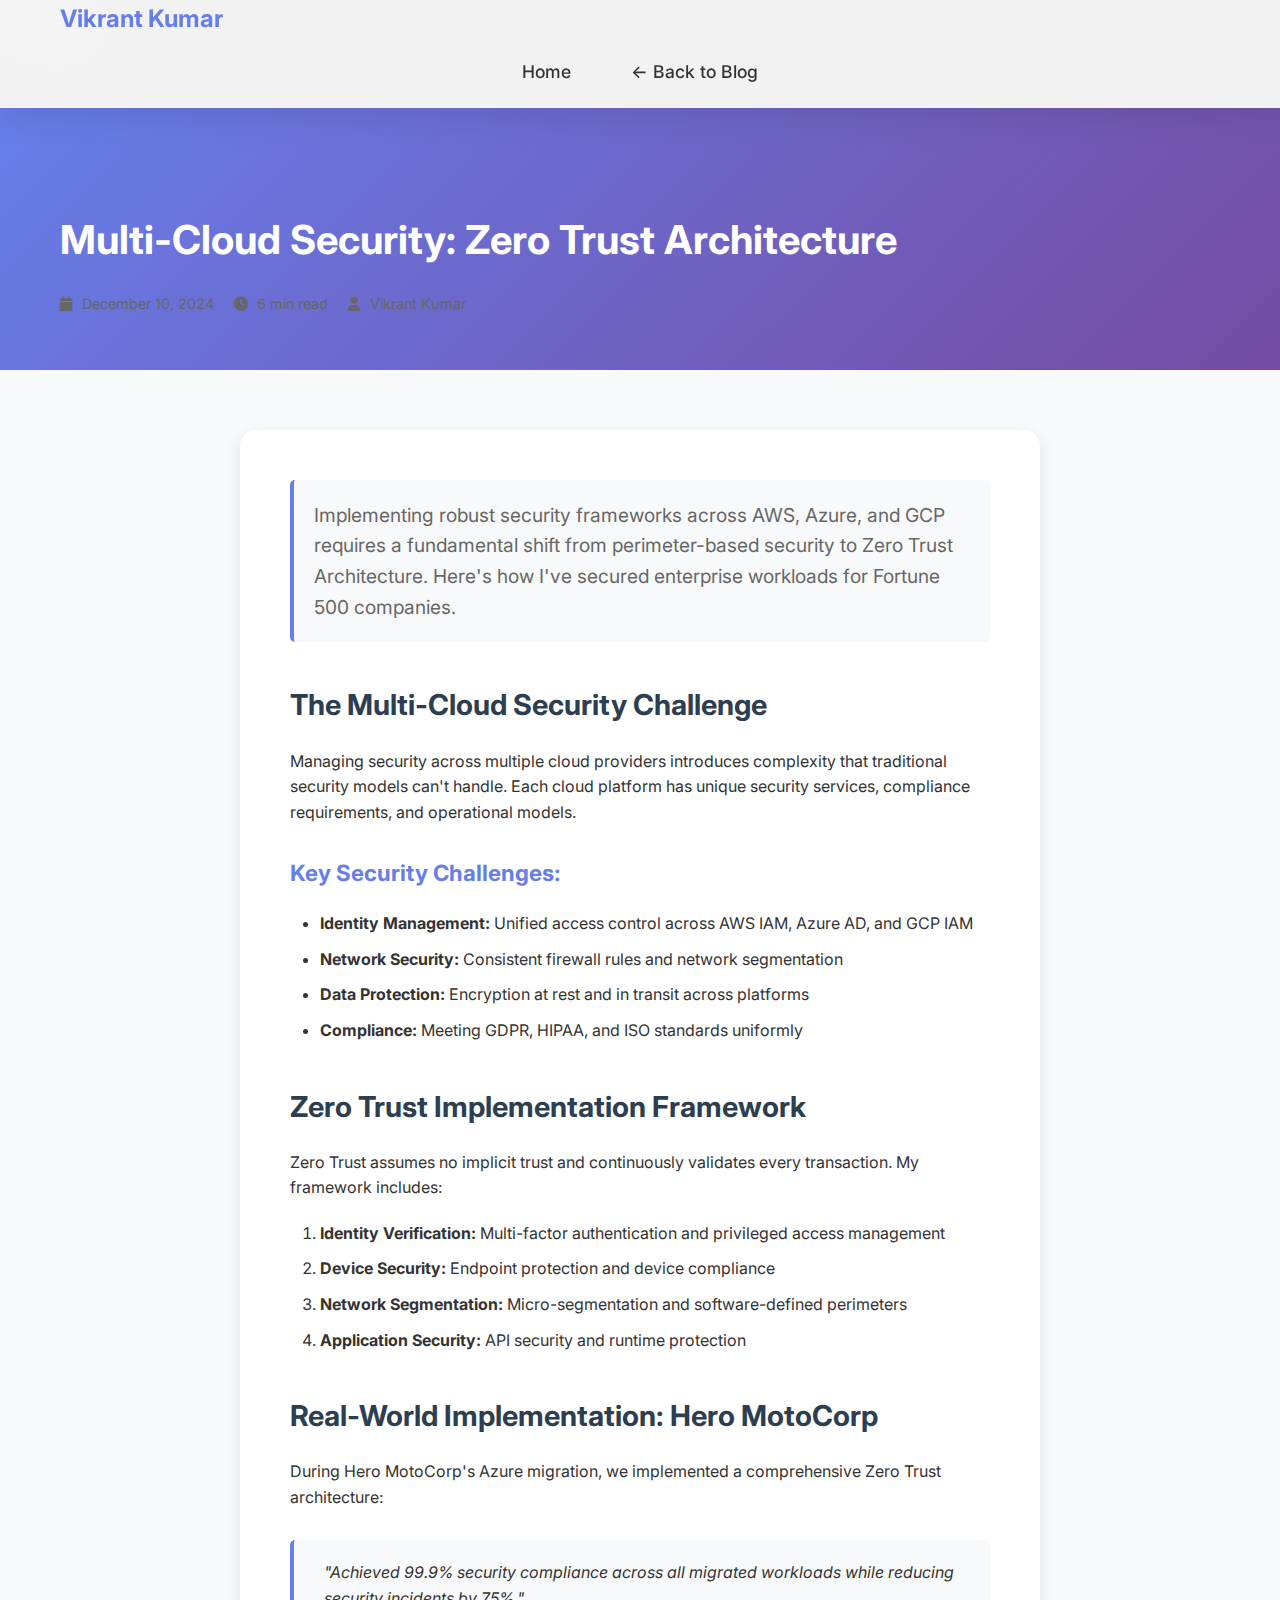
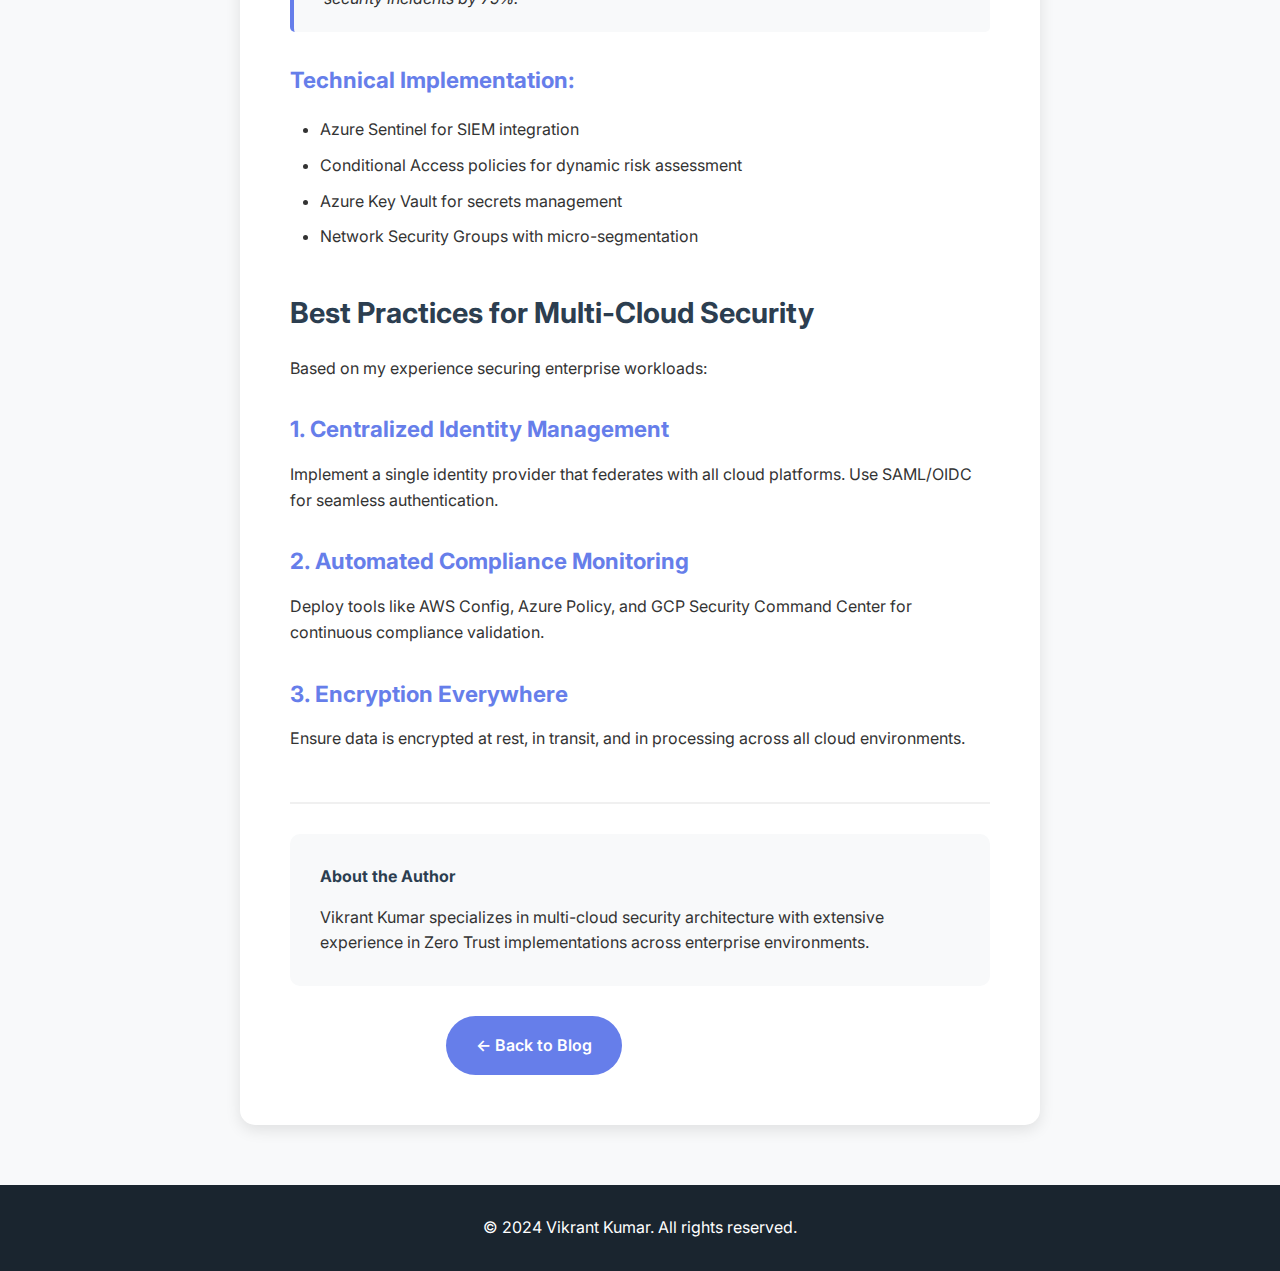
<file: post2.html>
<!DOCTYPE html>
<html lang="en">
<head>
    <meta charset="UTF-8">
    <meta name="viewport" content="width=device-width, initial-scale=1.0">
    <title>Multi-Cloud Security - Vikrant Kumar</title>
    <link rel="stylesheet" href="styles.css">
    <link rel="stylesheet" href="blog.css">
    <link href="https://cdnjs.cloudflare.com/ajax/libs/font-awesome/6.0.0/css/all.min.css" rel="stylesheet">
    <link href="https://fonts.googleapis.com/css2?family=Inter:wght@300;400;500;600;700&display=swap" rel="stylesheet">
</head>
<body>
    <nav class="navbar">
        <div class="container">
            <div class="nav-brand">
                <a href="index.html">Vikrant Kumar</a>
            </div>
            <ul>
                <li><a href="index.html">Home</a></li>
                <li><a href="blog.html">← Back to Blog</a></li>
            </ul>
        </div>
    </nav>

    <article class="post-detail">
        <header class="post-header">
            <div class="container">
                <div class="post-category">Security</div>
                <h1>Multi-Cloud Security: Zero Trust Architecture</h1>
                <div class="post-meta">
                    <span><i class="fas fa-calendar"></i> December 10, 2024</span>
                    <span><i class="fas fa-clock"></i> 6 min read</span>
                    <span><i class="fas fa-user"></i> Vikrant Kumar</span>
                </div>
            </div>
        </header>

        <div class="post-content-wrapper">
            <div class="container">
                <div class="post-body">
                    <p class="lead">Implementing robust security frameworks across AWS, Azure, and GCP requires a fundamental shift from perimeter-based security to Zero Trust Architecture. Here's how I've secured enterprise workloads for Fortune 500 companies.</p>

                    <h2>The Multi-Cloud Security Challenge</h2>
                    <p>Managing security across multiple cloud providers introduces complexity that traditional security models can't handle. Each cloud platform has unique security services, compliance requirements, and operational models.</p>

                    <h3>Key Security Challenges:</h3>
                    <ul>
                        <li><strong>Identity Management:</strong> Unified access control across AWS IAM, Azure AD, and GCP IAM</li>
                        <li><strong>Network Security:</strong> Consistent firewall rules and network segmentation</li>
                        <li><strong>Data Protection:</strong> Encryption at rest and in transit across platforms</li>
                        <li><strong>Compliance:</strong> Meeting GDPR, HIPAA, and ISO standards uniformly</li>
                    </ul>

                    <h2>Zero Trust Implementation Framework</h2>
                    <p>Zero Trust assumes no implicit trust and continuously validates every transaction. My framework includes:</p>

                    <ol>
                        <li><strong>Identity Verification:</strong> Multi-factor authentication and privileged access management</li>
                        <li><strong>Device Security:</strong> Endpoint protection and device compliance</li>
                        <li><strong>Network Segmentation:</strong> Micro-segmentation and software-defined perimeters</li>
                        <li><strong>Application Security:</strong> API security and runtime protection</li>
                    </ol>

                    <h2>Real-World Implementation: Hero MotoCorp</h2>
                    <p>During Hero MotoCorp's Azure migration, we implemented a comprehensive Zero Trust architecture:</p>

                    <blockquote>
                        <p>"Achieved 99.9% security compliance across all migrated workloads while reducing security incidents by 75%."</p>
                    </blockquote>

                    <h3>Technical Implementation:</h3>
                    <ul>
                        <li>Azure Sentinel for SIEM integration</li>
                        <li>Conditional Access policies for dynamic risk assessment</li>
                        <li>Azure Key Vault for secrets management</li>
                        <li>Network Security Groups with micro-segmentation</li>
                    </ul>

                    <h2>Best Practices for Multi-Cloud Security</h2>
                    <p>Based on my experience securing enterprise workloads:</p>

                    <h3>1. Centralized Identity Management</h3>
                    <p>Implement a single identity provider that federates with all cloud platforms. Use SAML/OIDC for seamless authentication.</p>

                    <h3>2. Automated Compliance Monitoring</h3>
                    <p>Deploy tools like AWS Config, Azure Policy, and GCP Security Command Center for continuous compliance validation.</p>

                    <h3>3. Encryption Everywhere</h3>
                    <p>Ensure data is encrypted at rest, in transit, and in processing across all cloud environments.</p>

                    <div class="post-footer">
                        <div class="author-bio">
                            <h4>About the Author</h4>
                            <p>Vikrant Kumar specializes in multi-cloud security architecture with extensive experience in Zero Trust implementations across enterprise environments.</p>
                        </div>
                        
                        <div class="post-actions">
                            <a href="blog.html" class="btn btn-primary">← Back to Blog</a>
                            <a href="index.html#contact" class="btn btn-secondary">Discuss Security</a>
                        </div>
                    </div>
                </div>
            </div>
        </div>
    </article>

    <footer>
        <div class="container">
            <p>&copy; 2024 Vikrant Kumar. All rights reserved.</p>
        </div>
    </footer>

    <script src="script.js"></script>
</body>
</html>
</file>
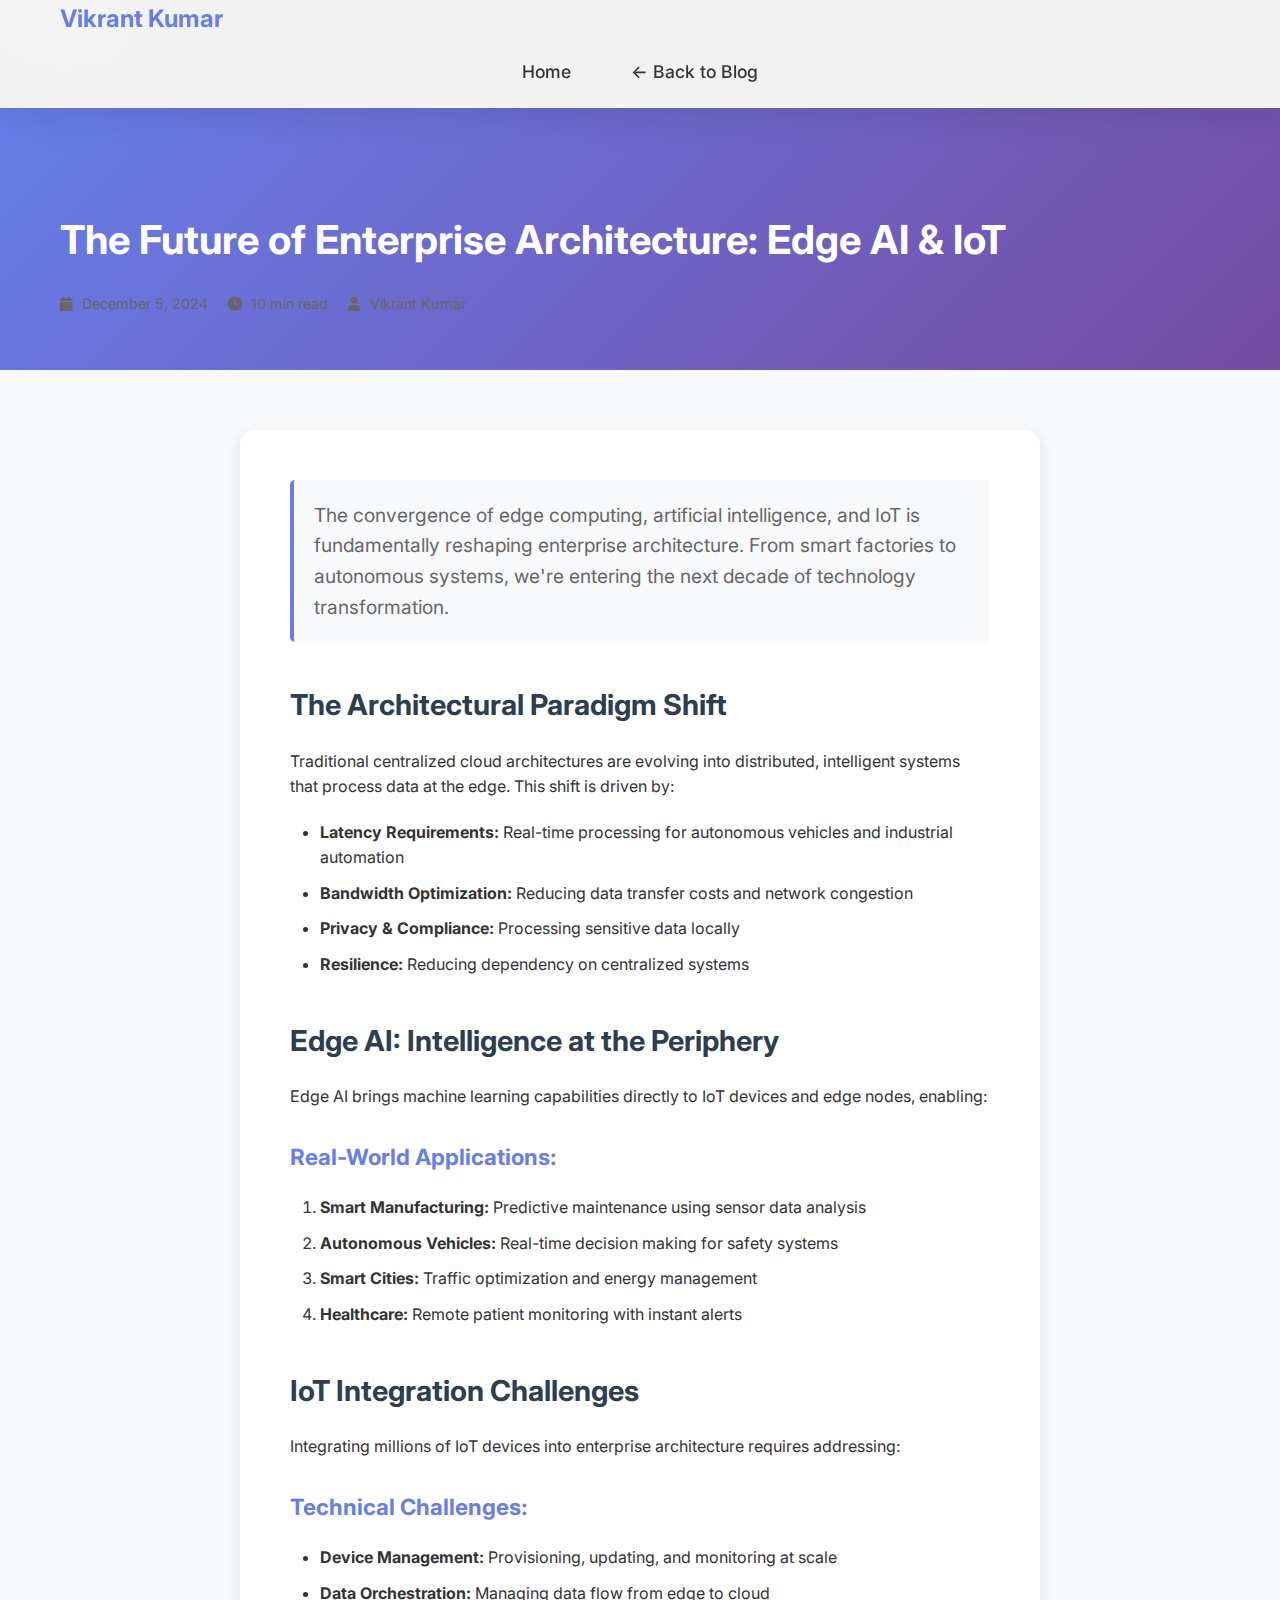
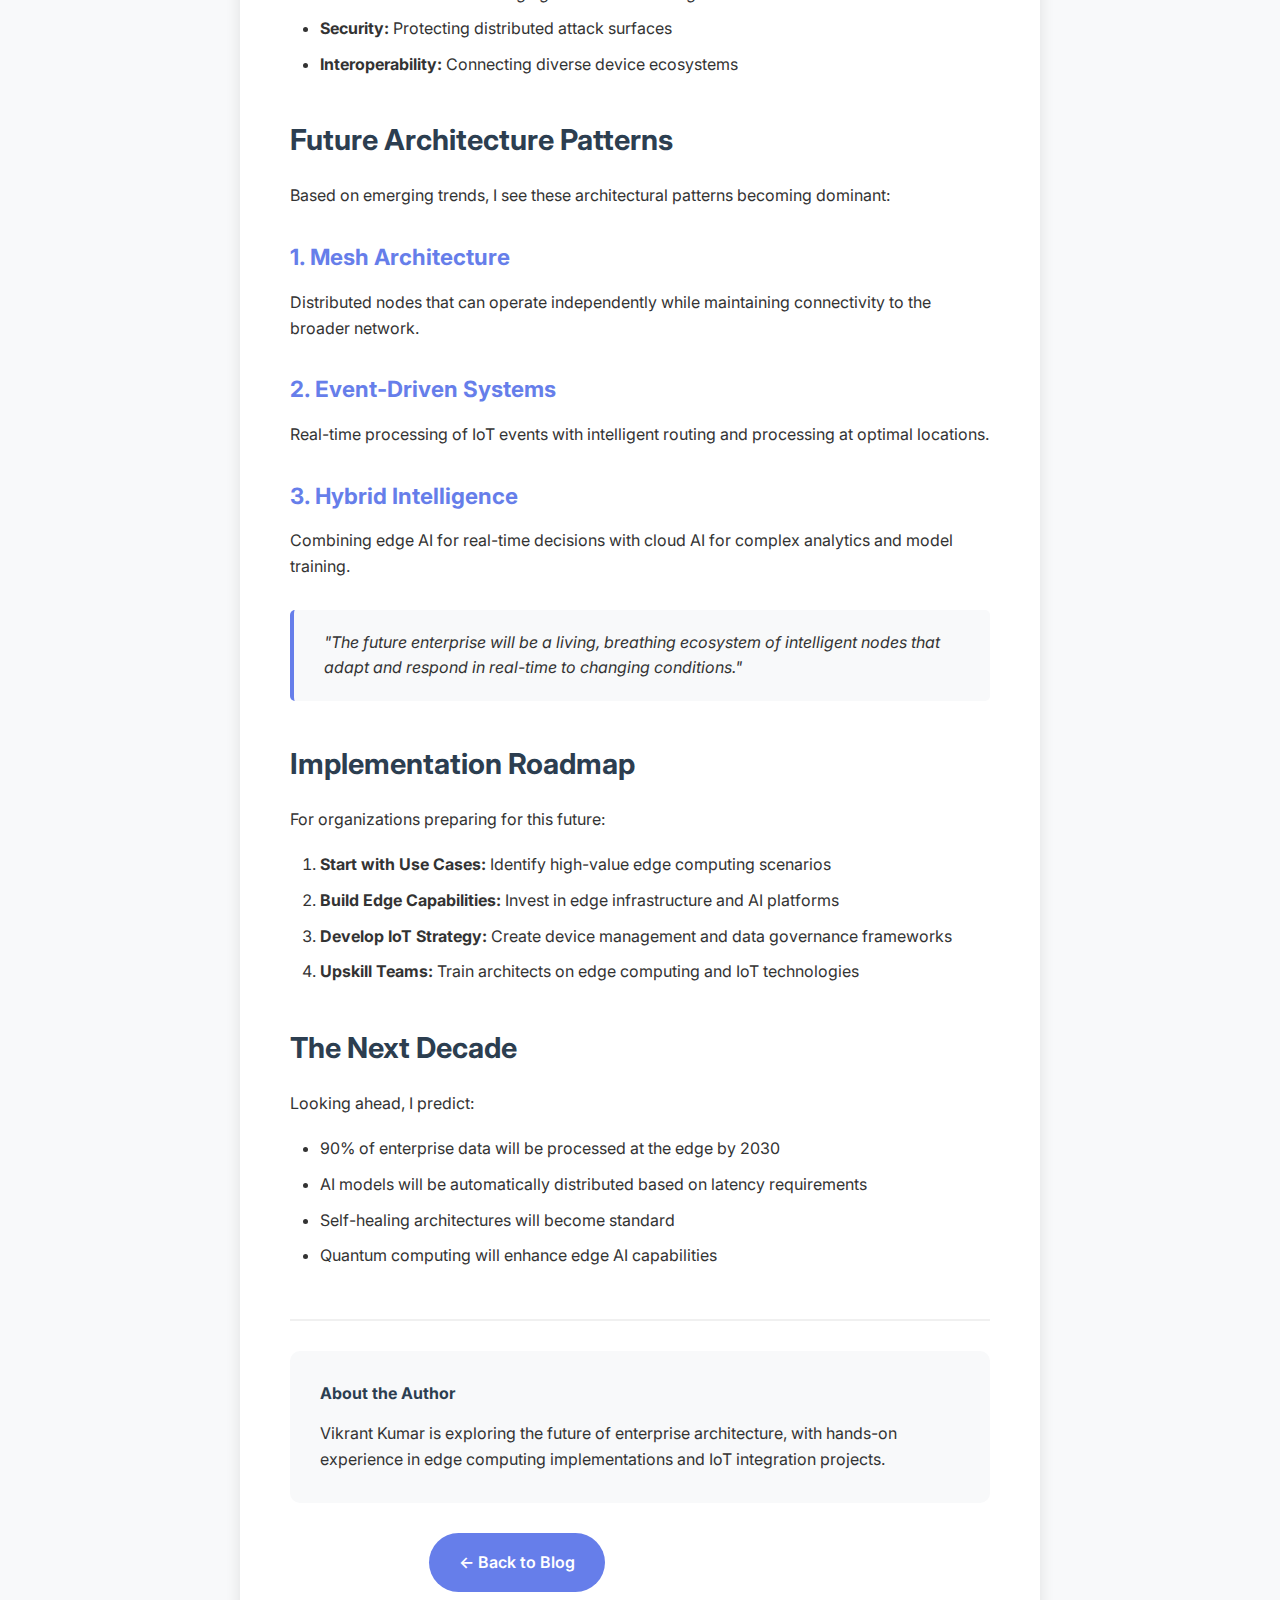
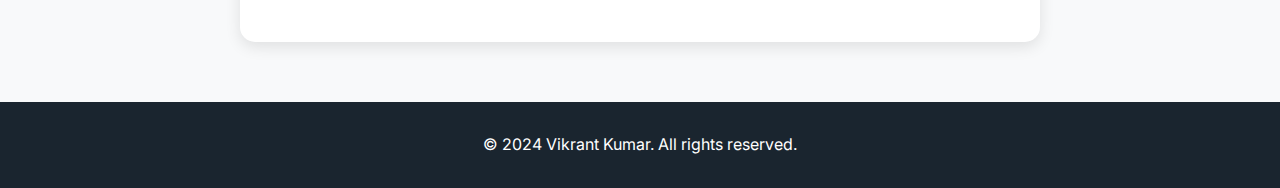
<file: post3.html>
<!DOCTYPE html>
<html lang="en">
<head>
    <meta charset="UTF-8">
    <meta name="viewport" content="width=device-width, initial-scale=1.0">
    <title>Future of Enterprise Architecture - Vikrant Kumar</title>
    <link rel="stylesheet" href="styles.css">
    <link rel="stylesheet" href="blog.css">
    <link href="https://cdnjs.cloudflare.com/ajax/libs/font-awesome/6.0.0/css/all.min.css" rel="stylesheet">
    <link href="https://fonts.googleapis.com/css2?family=Inter:wght@300;400;500;600;700&display=swap" rel="stylesheet">
</head>
<body>
    <nav class="navbar">
        <div class="container">
            <div class="nav-brand">
                <a href="index.html">Vikrant Kumar</a>
            </div>
            <ul>
                <li><a href="index.html">Home</a></li>
                <li><a href="blog.html">← Back to Blog</a></li>
            </ul>
        </div>
    </nav>

    <article class="post-detail">
        <header class="post-header">
            <div class="container">
                <div class="post-category">Architecture</div>
                <h1>The Future of Enterprise Architecture: Edge AI & IoT</h1>
                <div class="post-meta">
                    <span><i class="fas fa-calendar"></i> December 5, 2024</span>
                    <span><i class="fas fa-clock"></i> 10 min read</span>
                    <span><i class="fas fa-user"></i> Vikrant Kumar</span>
                </div>
            </div>
        </header>

        <div class="post-content-wrapper">
            <div class="container">
                <div class="post-body">
                    <p class="lead">The convergence of edge computing, artificial intelligence, and IoT is fundamentally reshaping enterprise architecture. From smart factories to autonomous systems, we're entering the next decade of technology transformation.</p>

                    <h2>The Architectural Paradigm Shift</h2>
                    <p>Traditional centralized cloud architectures are evolving into distributed, intelligent systems that process data at the edge. This shift is driven by:</p>

                    <ul>
                        <li><strong>Latency Requirements:</strong> Real-time processing for autonomous vehicles and industrial automation</li>
                        <li><strong>Bandwidth Optimization:</strong> Reducing data transfer costs and network congestion</li>
                        <li><strong>Privacy & Compliance:</strong> Processing sensitive data locally</li>
                        <li><strong>Resilience:</strong> Reducing dependency on centralized systems</li>
                    </ul>

                    <h2>Edge AI: Intelligence at the Periphery</h2>
                    <p>Edge AI brings machine learning capabilities directly to IoT devices and edge nodes, enabling:</p>

                    <h3>Real-World Applications:</h3>
                    <ol>
                        <li><strong>Smart Manufacturing:</strong> Predictive maintenance using sensor data analysis</li>
                        <li><strong>Autonomous Vehicles:</strong> Real-time decision making for safety systems</li>
                        <li><strong>Smart Cities:</strong> Traffic optimization and energy management</li>
                        <li><strong>Healthcare:</strong> Remote patient monitoring with instant alerts</li>
                    </ol>

                    <h2>IoT Integration Challenges</h2>
                    <p>Integrating millions of IoT devices into enterprise architecture requires addressing:</p>

                    <h3>Technical Challenges:</h3>
                    <ul>
                        <li><strong>Device Management:</strong> Provisioning, updating, and monitoring at scale</li>
                        <li><strong>Data Orchestration:</strong> Managing data flow from edge to cloud</li>
                        <li><strong>Security:</strong> Protecting distributed attack surfaces</li>
                        <li><strong>Interoperability:</strong> Connecting diverse device ecosystems</li>
                    </ul>

                    <h2>Future Architecture Patterns</h2>
                    <p>Based on emerging trends, I see these architectural patterns becoming dominant:</p>

                    <h3>1. Mesh Architecture</h3>
                    <p>Distributed nodes that can operate independently while maintaining connectivity to the broader network.</p>

                    <h3>2. Event-Driven Systems</h3>
                    <p>Real-time processing of IoT events with intelligent routing and processing at optimal locations.</p>

                    <h3>3. Hybrid Intelligence</h3>
                    <p>Combining edge AI for real-time decisions with cloud AI for complex analytics and model training.</p>

                    <blockquote>
                        <p>"The future enterprise will be a living, breathing ecosystem of intelligent nodes that adapt and respond in real-time to changing conditions."</p>
                    </blockquote>

                    <h2>Implementation Roadmap</h2>
                    <p>For organizations preparing for this future:</p>

                    <ol>
                        <li><strong>Start with Use Cases:</strong> Identify high-value edge computing scenarios</li>
                        <li><strong>Build Edge Capabilities:</strong> Invest in edge infrastructure and AI platforms</li>
                        <li><strong>Develop IoT Strategy:</strong> Create device management and data governance frameworks</li>
                        <li><strong>Upskill Teams:</strong> Train architects on edge computing and IoT technologies</li>
                    </ol>

                    <h2>The Next Decade</h2>
                    <p>Looking ahead, I predict:</p>
                    <ul>
                        <li>90% of enterprise data will be processed at the edge by 2030</li>
                        <li>AI models will be automatically distributed based on latency requirements</li>
                        <li>Self-healing architectures will become standard</li>
                        <li>Quantum computing will enhance edge AI capabilities</li>
                    </ul>

                    <div class="post-footer">
                        <div class="author-bio">
                            <h4>About the Author</h4>
                            <p>Vikrant Kumar is exploring the future of enterprise architecture, with hands-on experience in edge computing implementations and IoT integration projects.</p>
                        </div>
                        
                        <div class="post-actions">
                            <a href="blog.html" class="btn btn-primary">← Back to Blog</a>
                            <a href="index.html#contact" class="btn btn-secondary">Discuss Architecture</a>
                        </div>
                    </div>
                </div>
            </div>
        </div>
    </article>

    <footer>
        <div class="container">
            <p>&copy; 2024 Vikrant Kumar. All rights reserved.</p>
        </div>
    </footer>

    <script src="script.js"></script>
</body>
</html>
</file>
<file: styles.css>
* {
    margin: 0;
    padding: 0;
    box-sizing: border-box;
}

body {
    font-family: 'Inter', -apple-system, BlinkMacSystemFont, 'Segoe UI', sans-serif;
    line-height: 1.6;
    color: #333;
    background: #0a0a0a;
    overflow-x: hidden;
}

/* Animated background */
.hero::before {
    content: '';
    position: absolute;
    top: 0;
    left: 0;
    right: 0;
    bottom: 0;
    background: linear-gradient(45deg, #667eea, #764ba2, #f093fb, #f5576c);
    background-size: 400% 400%;
    animation: gradientShift 15s ease infinite;
    z-index: -1;
}

@keyframes gradientShift {
    0% { background-position: 0% 50%; }
    50% { background-position: 100% 50%; }
    100% { background-position: 0% 50%; }
}

/* Floating particles */
.hero::after {
    content: '';
    position: absolute;
    width: 100%;
    height: 100%;
    background-image: 
        radial-gradient(2px 2px at 20px 30px, rgba(255,255,255,0.3), transparent),
        radial-gradient(2px 2px at 40px 70px, rgba(255,255,255,0.2), transparent),
        radial-gradient(1px 1px at 90px 40px, rgba(255,255,255,0.4), transparent),
        radial-gradient(1px 1px at 130px 80px, rgba(255,255,255,0.3), transparent);
    background-repeat: repeat;
    background-size: 200px 100px;
    animation: float 20s linear infinite;
    z-index: -1;
}

@keyframes float {
    0% { transform: translateY(0px) translateX(0px); }
    33% { transform: translateY(-10px) translateX(10px); }
    66% { transform: translateY(5px) translateX(-5px); }
    100% { transform: translateY(0px) translateX(0px); }
}

.container {
    max-width: 1200px;
    margin: 0 auto;
    padding: 0 20px;
}

/* Hero Section */
.hero {
    position: relative;
    color: white;
    padding: 120px 0;
    min-height: 100vh;
    display: flex;
    align-items: center;
}

.hero-content {
    display: grid;
    grid-template-columns: 1fr 1fr;
    gap: 60px;
    align-items: center;
    width: 100%;
}

.hero-left {
    text-align: left;
}

.hero-right {
    display: flex;
    justify-content: center;
    align-items: center;
}

.profile-image {
    position: relative;
    width: 350px;
    height: 350px;
}

.profile-image img {
    width: 100%;
    height: 100%;
    border-radius: 50%;
    object-fit: cover;
    border: 4px solid rgba(255,255,255,0.3);
    box-shadow: 0 20px 40px rgba(0,0,0,0.3);
}

.image-overlay {
    position: absolute;
    top: 0;
    left: 0;
    right: 0;
    bottom: 0;
    border-radius: 50%;
    background: linear-gradient(45deg, rgba(102, 126, 234, 0.1), rgba(118, 75, 162, 0.1));
}

.floating-icons {
    position: absolute;
    width: 100%;
    height: 100%;
}

.floating-icons i {
    position: absolute;
    font-size: 2rem;
    color: white;
    background: rgba(255,255,255,0.1);
    backdrop-filter: blur(10px);
    padding: 15px;
    border-radius: 50%;
    animation: float 6s ease-in-out infinite;
}

.floating-icons .fa-aws {
    top: 10%;
    right: 10%;
    animation-delay: 0s;
}

.floating-icons .fa-microsoft {
    bottom: 20%;
    right: 5%;
    animation-delay: 1.5s;
}

.floating-icons .fa-google {
    top: 20%;
    left: 5%;
    animation-delay: 3s;
}

.floating-icons .fa-robot {
    bottom: 10%;
    left: 15%;
    animation-delay: 4.5s;
}

@keyframes float {
    0%, 100% { transform: translateY(0px); }
    50% { transform: translateY(-10px); }
}

.ai-badge {
    display: inline-block;
    background: rgba(255,255,255,0.1);
    backdrop-filter: blur(10px);
    border: 1px solid rgba(255,255,255,0.2);
    padding: 8px 20px;
    border-radius: 25px;
    font-size: 0.9rem;
    font-weight: 500;
    margin-bottom: 20px;
    animation: pulse 2s infinite;
}

@keyframes pulse {
    0%, 100% { transform: scale(1); opacity: 0.8; }
    50% { transform: scale(1.05); opacity: 1; }
}

.tech-stack {
    display: flex;
    justify-content: center;
    gap: 15px;
    margin-top: 30px;
    flex-wrap: wrap;
}

.tech-item {
    background: rgba(255,255,255,0.1);
    backdrop-filter: blur(10px);
    border: 1px solid rgba(255,255,255,0.2);
    padding: 8px 16px;
    border-radius: 20px;
    font-size: 0.9rem;
    font-weight: 500;
    transition: all 0.3s ease;
}

.tech-item:hover {
    background: rgba(255,255,255,0.2);
    transform: translateY(-2px);
}

.hero h1 {
    font-size: 3.5rem;
    margin-bottom: 10px;
    font-weight: 700;
}

.hero h2 {
    font-size: 1.8rem;
    margin-bottom: 20px;
    font-weight: 300;
}

.tagline {
    font-size: 1.2rem;
    margin-bottom: 30px;
    opacity: 0.9;
}

.contact-info {
    display: flex;
    justify-content: center;
    gap: 30px;
    flex-wrap: wrap;
}

.contact-info a, .contact-info span {
    color: white;
    text-decoration: none;
    font-size: 1rem;
    display: flex;
    align-items: center;
    gap: 8px;
}

.contact-info a:hover {
    opacity: 0.8;
}

/* Navigation */
.navbar {
    background: rgba(255,255,255,0.95);
    backdrop-filter: blur(20px);
    border-bottom: 1px solid rgba(255,255,255,0.2);
    box-shadow: 0 8px 32px rgba(0,0,0,0.1);
    position: sticky;
    top: 0;
    z-index: 100;
}

.navbar ul {
    display: flex;
    justify-content: center;
    list-style: none;
    padding: 20px 0;
}

.navbar li {
    margin: 0 30px;
}

.navbar a {
    text-decoration: none;
    color: #333;
    font-weight: 500;
    font-size: 1.1rem;
    transition: color 0.3s;
}

.navbar a:hover {
    color: #667eea;
}

/* Sections */
.section {
    padding: 80px 0;
    background: #ffffff;
}

.bg-light {
    background: linear-gradient(135deg, #f5f7fa 0%, #c3cfe2 100%);
    position: relative;
}

.bg-light::before {
    content: '';
    position: absolute;
    top: 0;
    left: 0;
    right: 0;
    bottom: 0;
    background: url('data:image/svg+xml,<svg xmlns="http://www.w3.org/2000/svg" viewBox="0 0 100 100"><defs><pattern id="grain" width="100" height="100" patternUnits="userSpaceOnUse"><circle cx="50" cy="50" r="1" fill="%23ffffff" opacity="0.1"/></pattern></defs><rect width="100" height="100" fill="url(%23grain)"/></svg>');
    opacity: 0.3;
}

.bg-dark {
    background: linear-gradient(135deg, #1e3c72 0%, #2a5298 100%);
    color: white;
    position: relative;
}

.bg-dark::before {
    content: '';
    position: absolute;
    top: 0;
    left: 0;
    right: 0;
    bottom: 0;
    background: radial-gradient(circle at 20% 80%, rgba(120, 119, 198, 0.3) 0%, transparent 50%),
                radial-gradient(circle at 80% 20%, rgba(255, 119, 198, 0.3) 0%, transparent 50%);
}

.section h2 {
    font-size: 2.5rem;
    text-align: center;
    margin-bottom: 50px;
    color: #2c3e50;
}

.bg-dark h2 {
    color: white;
}

/* Skills Grid */
.skills-grid {
    display: grid;
    grid-template-columns: repeat(auto-fit, minmax(350px, 1fr));
    gap: 30px;
    margin-top: 50px;
}

.skill-category {
    background: rgba(255,255,255,0.9);
    backdrop-filter: blur(10px);
    padding: 30px;
    border-radius: 20px;
    border: 1px solid rgba(255,255,255,0.2);
    box-shadow: 0 8px 32px rgba(0,0,0,0.1);
    text-align: center;
    transition: all 0.4s ease;
    position: relative;
    overflow: hidden;
}

.skill-category::before {
    content: '';
    position: absolute;
    top: 0;
    left: -100%;
    width: 100%;
    height: 100%;
    background: linear-gradient(90deg, transparent, rgba(102, 126, 234, 0.1), transparent);
    transition: left 0.5s;
}

.skill-category:hover::before {
    left: 100%;
}

.skill-category:hover {
    transform: translateY(-10px) scale(1.02);
    box-shadow: 0 20px 40px rgba(102, 126, 234, 0.2);
}

.skill-category h3 {
    color: #667eea;
    margin-bottom: 15px;
    font-size: 1.3rem;
}

.skill-category i {
    font-size: 2rem;
    margin-right: 10px;
}

/* Timeline */
.timeline {
    position: relative;
    max-width: 800px;
    margin: 0 auto;
}

.timeline::after {
    content: '';
    position: absolute;
    width: 3px;
    background: #667eea;
    top: 0;
    bottom: 0;
    left: 50%;
    margin-left: -1.5px;
}

.timeline-item {
    padding: 10px 40px;
    position: relative;
    background: inherit;
    width: 50%;
}

.timeline-item::after {
    content: '';
    position: absolute;
    width: 20px;
    height: 20px;
    right: -10px;
    background: #667eea;
    border: 3px solid white;
    top: 15px;
    border-radius: 50%;
    z-index: 1;
}

.timeline-item:nth-child(even) {
    left: 50%;
}

.timeline-item:nth-child(even)::after {
    left: -10px;
}

.timeline-content {
    padding: 20px 30px;
    background: white;
    position: relative;
    border-radius: 10px;
    box-shadow: 0 5px 15px rgba(0,0,0,0.1);
}

.timeline-date {
    font-weight: bold;
    color: #667eea;
    margin-bottom: 10px;
}

.timeline-content h3 {
    color: #2c3e50;
    margin-bottom: 5px;
}

.timeline-content h4 {
    color: #667eea;
    margin-bottom: 15px;
    font-weight: 500;
}

/* About Section */
.about-content {
    display: grid;
    grid-template-columns: 2fr 1fr;
    gap: 50px;
    align-items: center;
}

.about-text p {
    font-size: 1.1rem;
    margin-bottom: 20px;
    text-align: left;
}

.about-stats {
    display: flex;
    flex-direction: column;
    gap: 30px;
}

.stat {
    text-align: center;
    padding: 20px;
    background: white;
    border-radius: 10px;
    box-shadow: 0 5px 15px rgba(0,0,0,0.1);
}

.stat h3 {
    font-size: 2.5rem;
    color: #667eea;
    margin-bottom: 5px;
}

.stat p {
    color: #666;
    font-weight: 500;
}

/* Blog Section */
.blog-intro {
    text-align: center;
    font-size: 1.2rem;
    margin-bottom: 50px;
    color: #666;
}

.blog-grid {
    display: grid;
    grid-template-columns: repeat(auto-fit, minmax(300px, 1fr));
    gap: 30px;
    margin-bottom: 50px;
}

.blog-card {
    background: rgba(255,255,255,0.95);
    backdrop-filter: blur(15px);
    padding: 30px;
    border-radius: 20px;
    border: 1px solid rgba(255,255,255,0.3);
    box-shadow: 0 8px 32px rgba(0,0,0,0.1);
    text-align: center;
    position: relative;
    transition: all 0.4s ease;
    overflow: hidden;
}

.blog-card::before {
    content: '';
    position: absolute;
    top: 0;
    left: 0;
    right: 0;
    height: 3px;
    background: linear-gradient(90deg, #667eea, #764ba2, #f093fb);
    transform: scaleX(0);
    transition: transform 0.3s ease;
}

.blog-card:hover::before {
    transform: scaleX(1);
}

.blog-card:hover {
    transform: translateY(-10px) scale(1.02);
    box-shadow: 0 20px 40px rgba(102, 126, 234, 0.2);
}

.blog-icon {
    font-size: 3rem;
    color: #667eea;
    margin-bottom: 20px;
}

.blog-card h3 {
    color: #2c3e50;
    margin-bottom: 15px;
}

.blog-link {
    color: #667eea;
    text-decoration: none;
    font-weight: 600;
    display: inline-flex;
    align-items: center;
    gap: 8px;
    margin-top: 15px;
    transition: gap 0.3s;
}

.blog-link:hover {
    gap: 12px;
}

.blog-link::after {
    content: '→';
    transition: transform 0.3s;
}

.blog-link:hover::after {
    transform: translateX(3px);
}

.blog-card h3 a {
    color: #2c3e50;
    text-decoration: none;
    transition: color 0.3s;
}

.blog-card h3 a:hover {
    color: #667eea;
}

.coming-soon-badge {
    position: absolute;
    top: 15px;
    right: 15px;
    background: #f39c12;
    color: white;
    padding: 5px 10px;
    border-radius: 15px;
    font-size: 0.8rem;
    font-weight: 600;
}

.blog-cta {
    text-align: center;
    padding: 40px;
    background: white;
    border-radius: 15px;
    box-shadow: 0 5px 15px rgba(0,0,0,0.1);
}

.blog-cta p {
    font-size: 1.1rem;
    margin-bottom: 20px;
    color: #666;
}

.newsletter-form {
    display: flex;
    justify-content: center;
    gap: 10px;
    max-width: 400px;
    margin: 0 auto;
}

.newsletter-form input {
    flex: 1;
    padding: 12px 15px;
    border: 2px solid #ddd;
    border-radius: 25px;
    font-size: 1rem;
    outline: none;
}

.newsletter-form input:focus {
    border-color: #667eea;
}

.newsletter-form button {
    padding: 12px 25px;
    background: #667eea;
    color: white;
    border: none;
    border-radius: 25px;
    font-weight: 600;
    cursor: pointer;
    transition: background 0.3s;
}

.newsletter-form button:hover {
    background: #5a6fd8;
}

/* Contact Section */
.contact-buttons {
    display: flex;
    justify-content: center;
    gap: 20px;
    margin-top: 30px;
}

.btn {
    padding: 15px 30px;
    border-radius: 50px;
    text-decoration: none;
    font-weight: 600;
    transition: all 0.3s;
    display: inline-flex;
    align-items: center;
    gap: 10px;
}

.btn-primary {
    background: #667eea;
    color: white;
}

.btn-primary:hover {
    background: #5a6fd8;
    transform: translateY(-2px);
}

.btn-secondary {
    background: transparent;
    color: white;
    border: 2px solid white;
}

.btn-secondary:hover {
    background: white;
    color: #2c3e50;
}

/* Footer */
footer {
    background: #1a252f;
    color: white;
    text-align: center;
    padding: 30px 0;
}

/* Achievements Section */
.achievements-grid {
    display: grid;
    grid-template-columns: repeat(auto-fit, minmax(280px, 1fr));
    gap: 30px;
    margin-top: 50px;
}

.achievement-card {
    background: white;
    padding: 30px;
    border-radius: 15px;
    text-align: center;
    box-shadow: 0 5px 15px rgba(0,0,0,0.1);
    transition: transform 0.3s ease;
}

.achievement-card:hover {
    transform: translateY(-5px);
}

.achievement-icon {
    width: 60px;
    height: 60px;
    background: linear-gradient(135deg, #667eea, #764ba2);
    border-radius: 50%;
    display: flex;
    align-items: center;
    justify-content: center;
    margin: 0 auto 20px;
    color: white;
    font-size: 1.5rem;
}

.achievement-card h3 {
    color: #2c3e50;
    margin-bottom: 15px;
    font-size: 1.3rem;
}

/* Services Section */
.services-grid {
    display: grid;
    grid-template-columns: repeat(auto-fit, minmax(280px, 1fr));
    gap: 30px;
    margin-top: 50px;
}

.service-card {
    background: white;
    padding: 30px;
    border-radius: 15px;
    box-shadow: 0 5px 15px rgba(0,0,0,0.1);
    transition: transform 0.3s ease;
}

.service-card:hover {
    transform: translateY(-5px);
}

.service-header {
    display: flex;
    align-items: center;
    margin-bottom: 20px;
}

.service-header i {
    font-size: 2rem;
    color: #667eea;
    margin-right: 15px;
}

.service-header h3 {
    color: #2c3e50;
    font-size: 1.3rem;
}

.service-card ul {
    list-style: none;
    padding: 0;
}

.service-card li {
    padding: 8px 0;
    border-bottom: 1px solid #f0f0f0;
    color: #666;
}

.service-card li:last-child {
    border-bottom: none;
}

.service-card li::before {
    content: '✓';
    color: #667eea;
    font-weight: bold;
    margin-right: 10px;
}

/* Testimonials Section */
.testimonials-grid {
    display: grid;
    grid-template-columns: repeat(auto-fit, minmax(300px, 1fr));
    gap: 30px;
    margin-top: 50px;
}

.testimonial-card {
    background: rgba(255,255,255,0.1);
    backdrop-filter: blur(10px);
    padding: 30px;
    border-radius: 15px;
    border: 1px solid rgba(255,255,255,0.2);
}

.testimonial-content {
    margin-bottom: 20px;
}

.testimonial-content p {
    font-style: italic;
    font-size: 1.1rem;
    line-height: 1.6;
    color: rgba(255,255,255,0.9);
}

.testimonial-author h4 {
    color: white;
    margin-bottom: 5px;
}

.testimonial-author span {
    color: rgba(255,255,255,0.7);
    font-size: 0.9rem;
}

/* Responsive Design */
@media (max-width: 768px) {
    .hero-content {
        grid-template-columns: 1fr;
        gap: 40px;
        text-align: center;
    }
    
    .hero-left {
        text-align: center;
        order: 2;
    }
    
    .hero-right {
        order: 1;
    }
    
    .profile-image {
        width: 250px;
        height: 250px;
    }
    
    .hero h1 {
        font-size: 2.5rem;
    }
    
    .hero h2 {
        font-size: 1.4rem;
    }
    
    .contact-info {
        flex-direction: column;
        gap: 15px;
        justify-content: center;
    }
    
    .floating-icons i {
        font-size: 1.5rem;
        padding: 10px;
    }
    
    .navbar ul {
        flex-direction: column;
        gap: 10px;
    }
    
    .skills-grid {
        grid-template-columns: 1fr;
    }
    
    .timeline::after {
        left: 31px;
    }
    
    .timeline-item {
        width: 100%;
        padding-left: 70px;
        padding-right: 25px;
    }
    
    .timeline-item::after {
        left: 21px;
    }
    
    .timeline-item:nth-child(even) {
        left: 0%;
    }
    
    .about-content {
        grid-template-columns: 1fr;
        gap: 30px;
    }
    
    .about-stats {
        flex-direction: row;
        justify-content: space-around;
    }
    
    .blog-grid {
        grid-template-columns: 1fr;
    }
    
    .newsletter-form {
        flex-direction: column;
    }
    
    .tech-stack {
        justify-content: center;
    }
    
    .achievements-grid,
    .services-grid,
    .testimonials-grid {
        grid-template-columns: 1fr;
    }
    
    .contact-buttons {
        flex-direction: column;
        align-items: center;
    }
}
</file>
<file: blog.css>
/* Blog-specific styles */
.nav-brand a {
    font-size: 1.5rem;
    font-weight: 700;
    color: #667eea;
    text-decoration: none;
}

.blog-hero {
    background: linear-gradient(135deg, #667eea 0%, #764ba2 100%);
    color: white;
    padding: 100px 0 60px;
    text-align: center;
}

.blog-hero h1 {
    font-size: 3rem;
    margin-bottom: 20px;
    font-weight: 700;
}

.blog-hero p {
    font-size: 1.2rem;
    opacity: 0.9;
}

.blog-main {
    padding: 80px 0;
    background: #f8f9fa;
}

.blog-main .container {
    display: grid;
    grid-template-columns: 2fr 1fr;
    gap: 50px;
    max-width: 1200px;
}

.blog-grid {
    display: flex;
    flex-direction: column;
    gap: 30px;
}

.blog-post {
    background: white;
    border-radius: 15px;
    overflow: hidden;
    box-shadow: 0 5px 15px rgba(0,0,0,0.1);
    transition: transform 0.3s ease, box-shadow 0.3s ease;
}

.blog-post:hover {
    transform: translateY(-5px);
    box-shadow: 0 15px 30px rgba(0,0,0,0.15);
}

.blog-post.featured {
    border: 2px solid #667eea;
}

.post-image {
    height: 200px;
    background: linear-gradient(135deg, #667eea, #764ba2);
    position: relative;
    display: flex;
    align-items: center;
    justify-content: center;
}

.post-icon {
    font-size: 3rem;
    color: white;
    opacity: 0.8;
}

.post-category {
    position: absolute;
    top: 15px;
    left: 15px;
    background: rgba(255,255,255,0.2);
    backdrop-filter: blur(10px);
    padding: 5px 12px;
    border-radius: 15px;
    font-size: 0.8rem;
    font-weight: 600;
    color: white;
}

.post-content {
    padding: 30px;
}

.post-content h2 {
    margin-bottom: 15px;
    font-size: 1.5rem;
}

.post-content h2 a {
    color: #2c3e50;
    text-decoration: none;
    transition: color 0.3s;
}

.post-content h2 a:hover {
    color: #667eea;
}

.post-meta {
    display: flex;
    gap: 20px;
    margin-bottom: 15px;
    font-size: 0.9rem;
    color: #666;
}

.post-meta i {
    margin-right: 5px;
}

.post-content p {
    color: #666;
    line-height: 1.6;
    margin-bottom: 20px;
}

.read-more {
    color: #667eea;
    text-decoration: none;
    font-weight: 600;
    display: inline-flex;
    align-items: center;
    gap: 8px;
    transition: gap 0.3s;
}

.read-more:hover {
    gap: 12px;
}

/* Sidebar */
.blog-sidebar {
    display: flex;
    flex-direction: column;
    gap: 30px;
}

.sidebar-widget {
    background: white;
    padding: 30px;
    border-radius: 15px;
    box-shadow: 0 5px 15px rgba(0,0,0,0.1);
}

.sidebar-widget h3 {
    color: #2c3e50;
    margin-bottom: 20px;
    font-size: 1.3rem;
}

.category-list {
    list-style: none;
}

.category-list li {
    margin-bottom: 12px;
}

.category-list a {
    color: #666;
    text-decoration: none;
    display: flex;
    align-items: center;
    justify-content: space-between;
    padding: 8px 0;
    transition: color 0.3s;
}

.category-list a:hover {
    color: #667eea;
}

.category-list i {
    margin-right: 10px;
    width: 16px;
}

.category-list span {
    background: #f0f0f0;
    padding: 2px 8px;
    border-radius: 10px;
    font-size: 0.8rem;
}

.social-links {
    display: flex;
    gap: 15px;
}

.social-links a {
    width: 40px;
    height: 40px;
    background: #667eea;
    color: white;
    display: flex;
    align-items: center;
    justify-content: center;
    border-radius: 50%;
    text-decoration: none;
    transition: transform 0.3s, background 0.3s;
}

.social-links a:hover {
    transform: translateY(-2px);
    background: #5a6fd8;
}

/* Post detail styles */
.post-detail {
    background: #f8f9fa;
    min-height: 100vh;
}

.post-header {
    background: linear-gradient(135deg, #667eea 0%, #764ba2 100%);
    color: white;
    padding: 80px 0 40px;
}

.post-header h1 {
    font-size: 2.5rem;
    margin: 20px 0;
    font-weight: 700;
}

.post-content-wrapper {
    padding: 60px 0;
}

.post-body {
    max-width: 800px;
    margin: 0 auto;
    background: white;
    padding: 50px;
    border-radius: 15px;
    box-shadow: 0 5px 15px rgba(0,0,0,0.1);
}

.lead {
    font-size: 1.2rem;
    color: #666;
    font-weight: 400;
    margin-bottom: 30px;
    padding: 20px;
    background: #f8f9fa;
    border-left: 4px solid #667eea;
    border-radius: 5px;
}

.post-body h2 {
    color: #2c3e50;
    margin: 40px 0 20px;
    font-size: 1.8rem;
}

.post-body h3 {
    color: #667eea;
    margin: 30px 0 15px;
    font-size: 1.4rem;
}

.post-body ul, .post-body ol {
    margin: 20px 0;
    padding-left: 30px;
}

.post-body li {
    margin-bottom: 10px;
    line-height: 1.6;
}

blockquote {
    background: #f8f9fa;
    border-left: 4px solid #667eea;
    margin: 30px 0;
    padding: 20px 30px;
    font-style: italic;
    border-radius: 5px;
}

.post-footer {
    margin-top: 50px;
    padding-top: 30px;
    border-top: 2px solid #f0f0f0;
}

.author-bio {
    background: #f8f9fa;
    padding: 30px;
    border-radius: 10px;
    margin-bottom: 30px;
}

.author-bio h4 {
    color: #2c3e50;
    margin-bottom: 15px;
}

.post-actions {
    display: flex;
    gap: 20px;
    justify-content: center;
}

/* Responsive */
@media (max-width: 768px) {
    .blog-hero h1 {
        font-size: 2rem;
    }
    
    .blog-main .container {
        grid-template-columns: 1fr;
        gap: 30px;
    }
    
    .post-image {
        height: 150px;
    }
    
    .post-content {
        padding: 20px;
    }
    
    .post-header h1 {
        font-size: 2rem;
    }
    
    .post-body {
        padding: 30px 20px;
    }
    
    .post-actions {
        flex-direction: column;
        align-items: center;
    }
}
</file>
